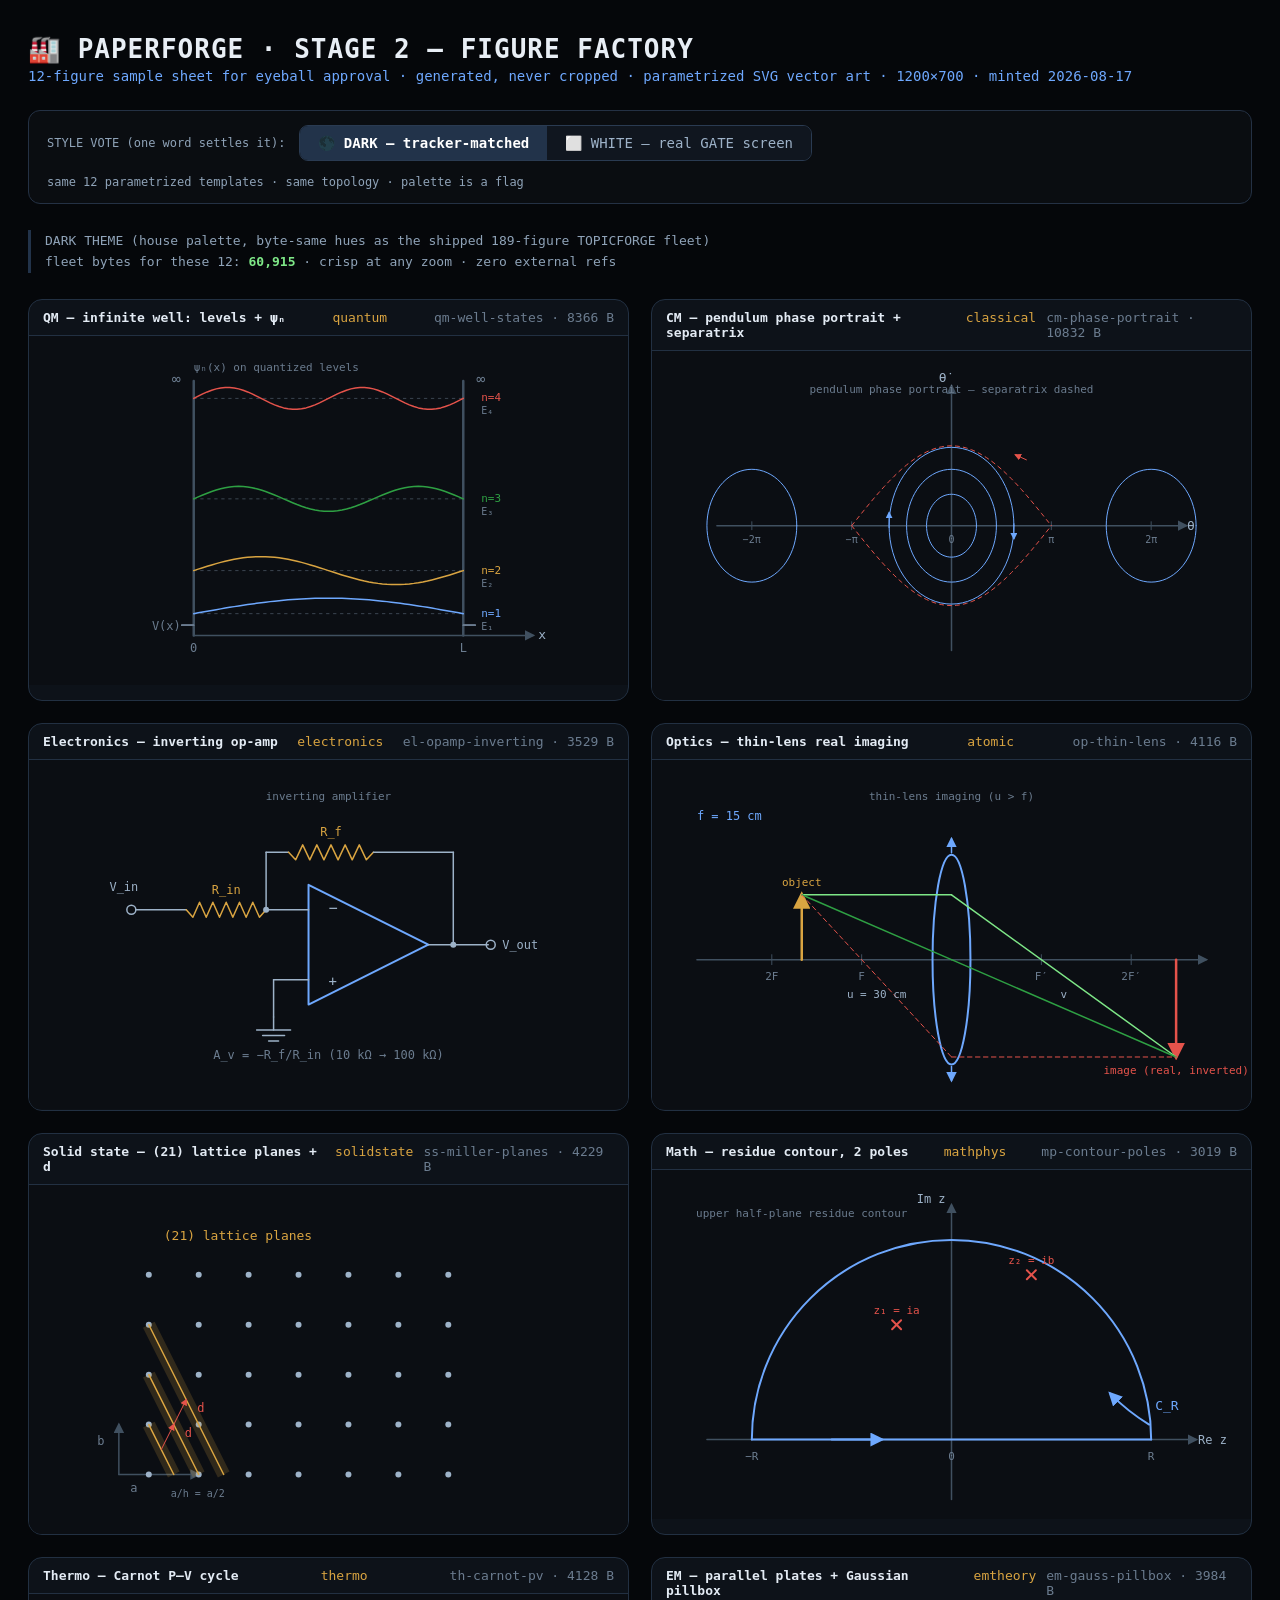
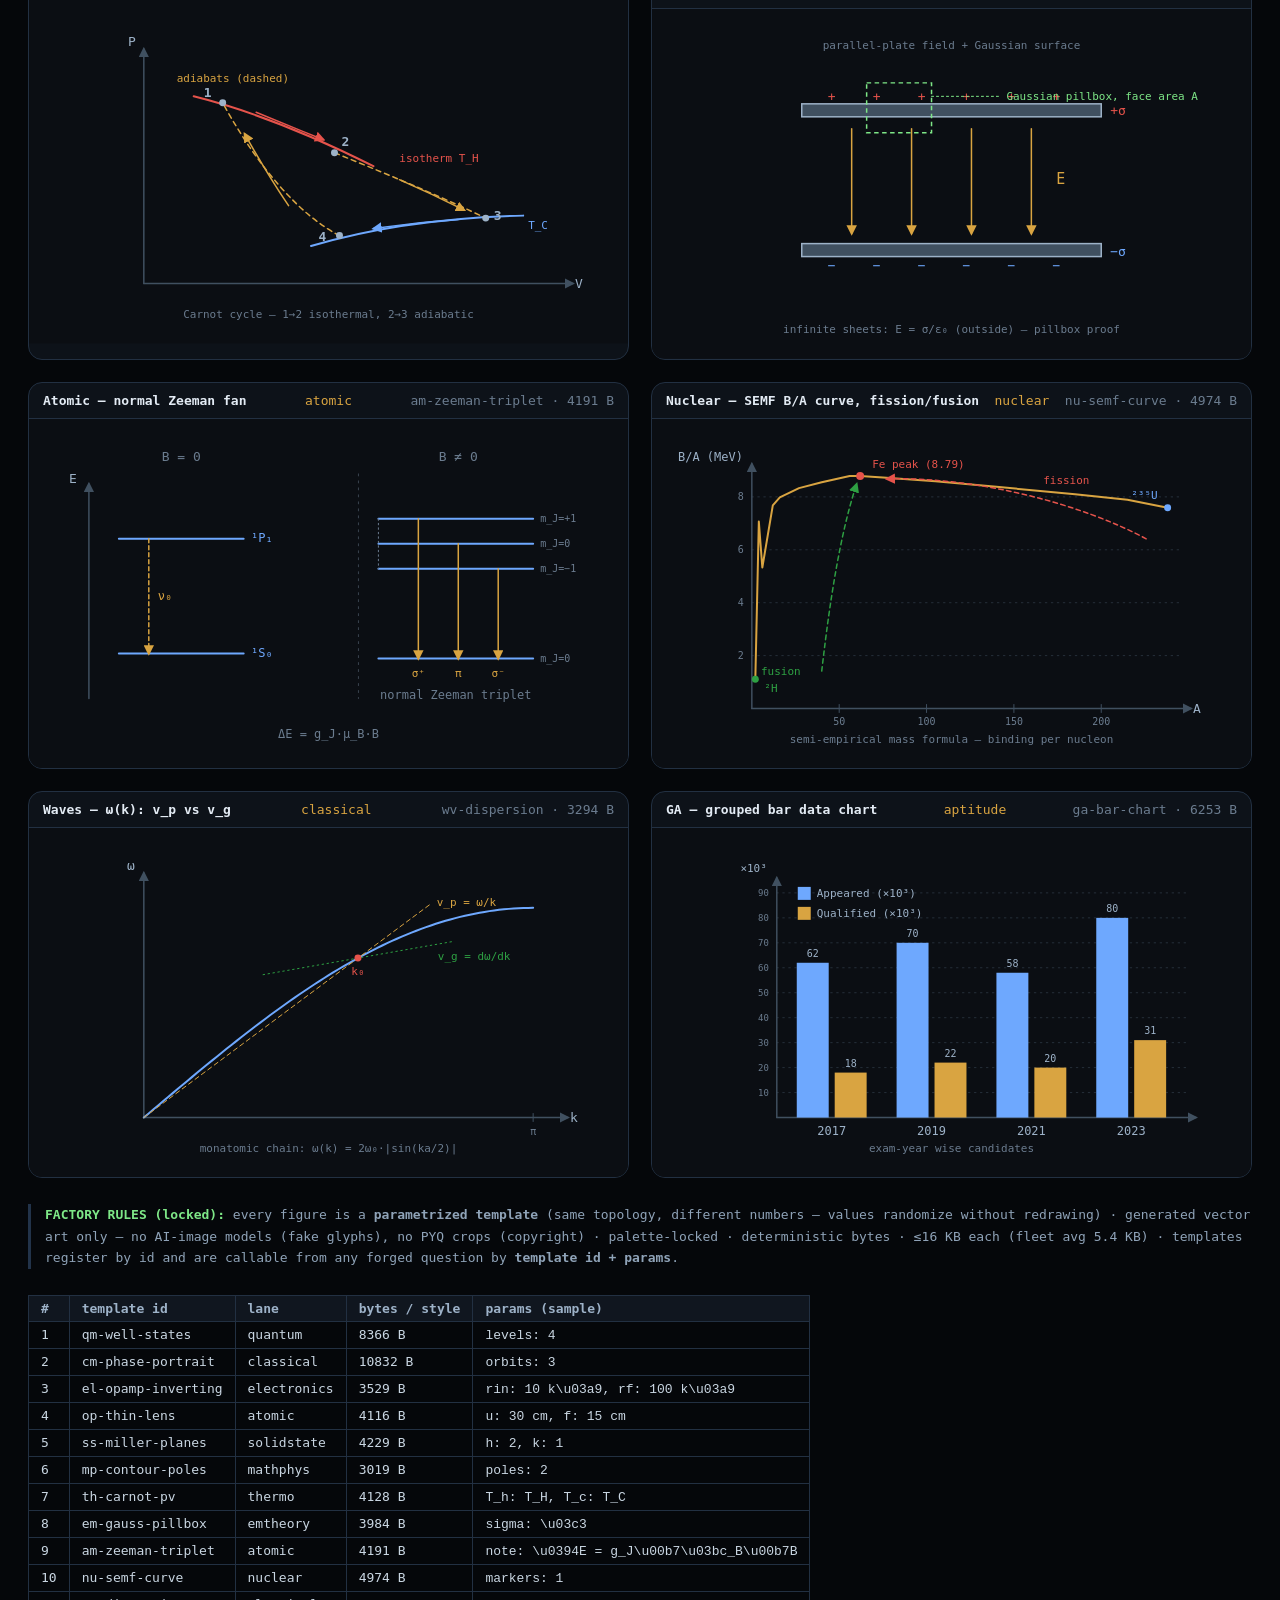
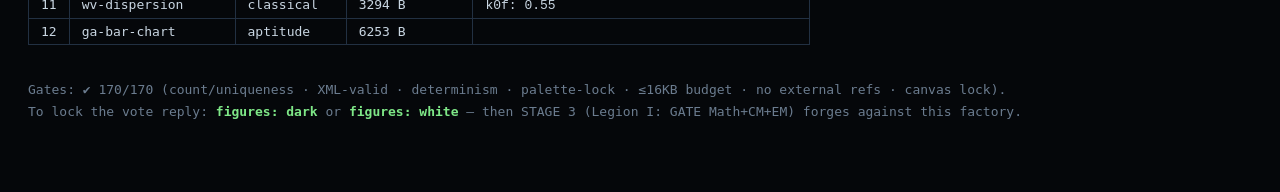
<file: project/PAPERFORGE_S2_SAMPLE_SHEET.html>
<!DOCTYPE html><html><head><meta charset='utf-8'><title>PAPERFORGE S2 — FIGURE FACTORY SAMPLE SHEET</title><style>
body{margin:0;background:#05070a;color:#c9d6e2;font-family:Consolas,'DejaVu Sans Mono',monospace;}
.wrap{max-width:1240px;margin:0 auto;padding:34px 28px 80px;}
h1{font-size:26px;letter-spacing:1px;margin:0 0 4px;color:#e8eef5;}
.sub{color:#6ea8fe;font-size:14px;margin-bottom:26px;}
.votebar{position:sticky;top:0;z-index:5;display:flex;gap:14px;align-items:center;flex-wrap:wrap;
background:#0b0e13ee;border:1px solid #243144;border-radius:12px;padding:14px 18px;margin:18px 0 26px;}
.votebar .tag{font-size:12px;color:#8fa3b8;}
.flip{display:flex;border-radius:9px;overflow:hidden;border:1px solid #2a3b52;}
.flip a{padding:9px 18px;text-decoration:none;color:#9db2c8;font-size:14px;background:#10161f;}
.flip a.on{background:#22334a;color:#fff;font-weight:bold;}
.grid{display:grid;grid-template-columns:repeat(auto-fill,minmax(560px,1fr));gap:22px;}
.card{border:1px solid #223042;border-radius:14px;overflow:hidden;background:#0d1219;}
.card .hd{display:flex;justify-content:space-between;gap:10px;align-items:baseline;padding:10px 14px;font-size:13px;}
.card .hd b{color:#e3ebf4;font-weight:600;}
.card .hd .lane{color:#d9a441;}
.card .hd .sz{color:#6b7c8f;}
.card svg{display:block;width:100%;height:auto;border-top:1px solid #223042;}
section.style{display:none;}
section.style.on{display:block;}
.note{font-size:13px;color:#8fa3b8;line-height:1.65;border-left:3px solid #22334a;padding-left:14px;margin:26px 0;}
table{border-collapse:collapse;font-size:13px;margin:8px 0 0;}
td,th{border:1px solid #223042;padding:5px 12px;text-align:left;}
th{color:#9db2c8;background:#10161f;}
.foot{margin-top:34px;font-size:13px;color:#6b7c8f;line-height:1.7;}
b.pk{color:#7ee787;}
</style></head><body><div class='wrap'><h1>🏭 PAPERFORGE · STAGE 2 — FIGURE FACTORY</h1><div class='sub'>12-figure sample sheet for eyeball approval · generated, never cropped · parametrized SVG vector art · 1200×700 · minted 2026-08-17</div><div class="votebar">
 <span class="tag">STYLE VOTE (one word settles it):</span>
 <div class="flip">
   <a href="#" id="btnDark" class="on">🌑 DARK — tracker-matched</a>
   <a href="#" id="btnWhite">⬜ WHITE — real GATE screen</a>
 </div>
 <span class="tag">same 12 parametrized templates · same topology · palette is a flag</span>
</div><section class='style on' id='sec-dark'><div class='note'>DARK THEME (house palette, byte-same hues as the shipped 189-figure TOPICFORGE fleet)<br>fleet bytes for these 12: <b class='pk'>60,915</b> · crisp at any zoom · zero external refs</div><div class='grid'><div class="card"><div class="hd"><b>QM — infinite well: levels + ψₙ</b><span class="lane">quantum</span><span class="sz">qm-well-states · 8366 B</span></div><svg xmlns="http://www.w3.org/2000/svg" viewBox="0 0 1200 700" font-family="Consolas,DejaVu Sans Mono,Menlo,monospace"><defs><marker id="m405060" viewBox="0 0 10 10" refX="8" refY="5" markerWidth="7" markerHeight="7" orient="auto-start-reverse"><path d="M0 0 L10 5 L0 10 z" fill="#405060"/></marker></defs><rect x="0" y="0" width="1200" height="700" fill="#0b0e13"/><line x1="330" y1="600" x2="870" y2="600" stroke="#405060" stroke-width="3" stroke-linecap="round"/><line x1="870" y1="600" x2="1010" y2="600" stroke="#405060" stroke-width="3" stroke-linecap="round" marker-end="url(#m405060)"/><text x="1020" y="608" font-size="26" fill="#9db2c8" text-anchor="start" font-family="Consolas,DejaVu Sans Mono,Menlo,monospace">x</text><text x="330" y="634" font-size="24" fill="#6b7c8f" text-anchor="middle" font-family="Consolas,DejaVu Sans Mono,Menlo,monospace">0</text><text x="870" y="634" font-size="24" fill="#6b7c8f" text-anchor="middle" font-family="Consolas,DejaVu Sans Mono,Menlo,monospace">L</text><line x1="330" y1="600" x2="330" y2="90" stroke="#405060" stroke-width="5" stroke-linecap="round"/><line x1="330" y1="580" x2="306" y2="580" stroke="#6b7c8f" stroke-width="2" stroke-linecap="round"/><line x1="330" y1="579.86" x2="306" y2="579.86" stroke="#6b7c8f" stroke-width="2" stroke-linecap="round"/><line x1="330" y1="579.71" x2="306" y2="579.71" stroke="#6b7c8f" stroke-width="2" stroke-linecap="round"/><line x1="330" y1="579.57" x2="306" y2="579.57" stroke="#6b7c8f" stroke-width="2" stroke-linecap="round"/><line x1="330" y1="579.43" x2="306" y2="579.43" stroke="#6b7c8f" stroke-width="2" stroke-linecap="round"/><line x1="330" y1="579.29" x2="306" y2="579.29" stroke="#6b7c8f" stroke-width="2" stroke-linecap="round"/><line x1="330" y1="579.14" x2="306" y2="579.14" stroke="#6b7c8f" stroke-width="2" stroke-linecap="round"/><line x1="330" y1="579" x2="306" y2="579" stroke="#6b7c8f" stroke-width="2" stroke-linecap="round"/><text x="304" y="96" font-size="30" fill="#6b7c8f" text-anchor="end" font-family="Consolas,DejaVu Sans Mono,Menlo,monospace">∞</text><line x1="870" y1="600" x2="870" y2="90" stroke="#405060" stroke-width="5" stroke-linecap="round"/><line x1="870" y1="580" x2="894" y2="580" stroke="#6b7c8f" stroke-width="2" stroke-linecap="round"/><line x1="870" y1="579.86" x2="894" y2="579.86" stroke="#6b7c8f" stroke-width="2" stroke-linecap="round"/><line x1="870" y1="579.71" x2="894" y2="579.71" stroke="#6b7c8f" stroke-width="2" stroke-linecap="round"/><line x1="870" y1="579.57" x2="894" y2="579.57" stroke="#6b7c8f" stroke-width="2" stroke-linecap="round"/><line x1="870" y1="579.43" x2="894" y2="579.43" stroke="#6b7c8f" stroke-width="2" stroke-linecap="round"/><line x1="870" y1="579.29" x2="894" y2="579.29" stroke="#6b7c8f" stroke-width="2" stroke-linecap="round"/><line x1="870" y1="579.14" x2="894" y2="579.14" stroke="#6b7c8f" stroke-width="2" stroke-linecap="round"/><line x1="870" y1="579" x2="894" y2="579" stroke="#6b7c8f" stroke-width="2" stroke-linecap="round"/><text x="896" y="96" font-size="30" fill="#6b7c8f" text-anchor="start" font-family="Consolas,DejaVu Sans Mono,Menlo,monospace">∞</text><text x="304" y="590" font-size="24" fill="#6b7c8f" text-anchor="end" font-family="Consolas,DejaVu Sans Mono,Menlo,monospace">V(x)</text><line x1="330" y1="556.25" x2="870" y2="556.25" stroke="#6b7c8f" stroke-width="1" stroke-dasharray="5 9" stroke-linecap="round"/><path d="M330 556.25 L339 554.63 L348 553.01 L357 551.4 L366 549.8 L375 548.23 L384 546.67 L393 545.14 L402 543.64 L411 542.18 L420 540.75 L429 539.37 L438 538.03 L447 536.74 L456 535.51 L465 534.33 L474 533.21 L483 532.16 L492 531.17 L501 530.25 L510 529.4 L519 528.63 L528 527.93 L537 527.31 L546 526.77 L555 526.31 L564 525.93 L573 525.63 L582 525.42 L591 525.29 L600 525.25 L609 525.29 L618 525.42 L627 525.63 L636 525.93 L645 526.31 L654 526.77 L663 527.31 L672 527.93 L681 528.63 L690 529.4 L699 530.25 L708 531.17 L717 532.16 L726 533.21 L735 534.33 L744 535.51 L753 536.74 L762 538.03 L771 539.37 L780 540.75 L789 542.18 L798 543.64 L807 545.14 L816 546.67 L825 548.23 L834 549.8 L843 551.4 L852 553.01 L861 554.63 L870 556.25" fill="none" stroke="#6ea8fe" stroke-width="3" stroke-linejoin="round" stroke-linecap="round"/><text x="906" y="562.25" font-size="22" fill="#6ea8fe" text-anchor="start" font-family="Consolas,DejaVu Sans Mono,Menlo,monospace">n=1</text><text x="906" y="588.25" font-size="20" fill="#6b7c8f" text-anchor="start" font-family="Consolas,DejaVu Sans Mono,Menlo,monospace">E₁</text><line x1="330" y1="470" x2="870" y2="470" stroke="#6b7c8f" stroke-width="1" stroke-dasharray="5 9" stroke-linecap="round"/><path d="M330 470 L339 467.07 L348 464.18 L357 461.35 L366 458.61 L375 456 L384 453.54 L393 451.26 L402 449.19 L411 447.35 L420 445.75 L429 444.42 L438 443.37 L447 442.61 L456 442.15 L465 442 L474 442.15 L483 442.61 L492 443.37 L501 444.42 L510 445.75 L519 447.35 L528 449.19 L537 451.26 L546 453.54 L555 456 L564 458.61 L573 461.35 L582 464.18 L591 467.07 L600 470 L609 472.93 L618 475.82 L627 478.65 L636 481.39 L645 484 L654 486.46 L663 488.74 L672 490.81 L681 492.65 L690 494.25 L699 495.58 L708 496.63 L717 497.39 L726 497.85 L735 498 L744 497.85 L753 497.39 L762 496.63 L771 495.58 L780 494.25 L789 492.65 L798 490.81 L807 488.74 L816 486.46 L825 484 L834 481.39 L843 478.65 L852 475.82 L861 472.93 L870 470" fill="none" stroke="#d9a441" stroke-width="3" stroke-linejoin="round" stroke-linecap="round"/><text x="906" y="476" font-size="22" fill="#d9a441" text-anchor="start" font-family="Consolas,DejaVu Sans Mono,Menlo,monospace">n=2</text><text x="906" y="502" font-size="20" fill="#6b7c8f" text-anchor="start" font-family="Consolas,DejaVu Sans Mono,Menlo,monospace">E₂</text><line x1="330" y1="326.25" x2="870" y2="326.25" stroke="#6b7c8f" stroke-width="1" stroke-dasharray="5 9" stroke-linecap="round"/><path d="M330 326.25 L339 322.34 L348 318.52 L357 314.9 L366 311.56 L375 308.57 L384 306.02 L393 303.97 L402 302.47 L411 301.56 L420 301.25 L429 301.56 L438 302.47 L447 303.97 L456 306.02 L465 308.57 L474 311.56 L483 314.9 L492 318.52 L501 322.34 L510 326.25 L519 330.16 L528 333.98 L537 337.6 L546 340.94 L555 343.93 L564 346.48 L573 348.53 L582 350.03 L591 350.94 L600 351.25 L609 350.94 L618 350.03 L627 348.53 L636 346.48 L645 343.93 L654 340.94 L663 337.6 L672 333.98 L681 330.16 L690 326.25 L699 322.34 L708 318.52 L717 314.9 L726 311.56 L735 308.57 L744 306.02 L753 303.97 L762 302.47 L771 301.56 L780 301.25 L789 301.56 L798 302.47 L807 303.97 L816 306.02 L825 308.57 L834 311.56 L843 314.9 L852 318.52 L861 322.34 L870 326.25" fill="none" stroke="#2ea043" stroke-width="3" stroke-linejoin="round" stroke-linecap="round"/><text x="906" y="332.25" font-size="22" fill="#2ea043" text-anchor="start" font-family="Consolas,DejaVu Sans Mono,Menlo,monospace">n=3</text><text x="906" y="358.25" font-size="20" fill="#6b7c8f" text-anchor="start" font-family="Consolas,DejaVu Sans Mono,Menlo,monospace">E₃</text><line x1="330" y1="125" x2="870" y2="125" stroke="#6b7c8f" stroke-width="1" stroke-dasharray="5 9" stroke-linecap="round"/><path d="M330 125 L339 120.43 L348 116.05 L357 112.07 L366 108.65 L375 105.95 L384 104.08 L393 103.12 L402 103.12 L411 104.08 L420 105.95 L429 108.65 L438 112.07 L447 116.05 L456 120.43 L465 125 L474 129.57 L483 133.95 L492 137.93 L501 141.35 L510 144.05 L519 145.92 L528 146.88 L537 146.88 L546 145.92 L555 144.05 L564 141.35 L573 137.93 L582 133.95 L591 129.57 L600 125 L609 120.43 L618 116.05 L627 112.07 L636 108.65 L645 105.95 L654 104.08 L663 103.12 L672 103.12 L681 104.08 L690 105.95 L699 108.65 L708 112.07 L717 116.05 L726 120.43 L735 125 L744 129.57 L753 133.95 L762 137.93 L771 141.35 L780 144.05 L789 145.92 L798 146.88 L807 146.88 L816 145.92 L825 144.05 L834 141.35 L843 137.93 L852 133.95 L861 129.57 L870 125" fill="none" stroke="#e5534b" stroke-width="3" stroke-linejoin="round" stroke-linecap="round"/><text x="906" y="131" font-size="22" fill="#e5534b" text-anchor="start" font-family="Consolas,DejaVu Sans Mono,Menlo,monospace">n=4</text><text x="906" y="157" font-size="20" fill="#6b7c8f" text-anchor="start" font-family="Consolas,DejaVu Sans Mono,Menlo,monospace">E₄</text><text x="330" y="70" font-size="22" fill="#6b7c8f" text-anchor="start" font-family="Consolas,DejaVu Sans Mono,Menlo,monospace">ψₙ(x) on quantized levels</text></svg></div><div class="card"><div class="hd"><b>CM — pendulum phase portrait + separatrix</b><span class="lane">classical</span><span class="sz">cm-phase-portrait · 10832 B</span></div><svg xmlns="http://www.w3.org/2000/svg" viewBox="0 0 1200 700" font-family="Consolas,DejaVu Sans Mono,Menlo,monospace"><defs><marker id="m405060" viewBox="0 0 10 10" refX="8" refY="5" markerWidth="7" markerHeight="7" orient="auto-start-reverse"><path d="M0 0 L10 5 L0 10 z" fill="#405060"/></marker><marker id="m6ea8fe" viewBox="0 0 10 10" refX="8" refY="5" markerWidth="7" markerHeight="7" orient="auto-start-reverse"><path d="M0 0 L10 5 L0 10 z" fill="#6ea8fe"/></marker><marker id="me5534b" viewBox="0 0 10 10" refX="8" refY="5" markerWidth="7" markerHeight="7" orient="auto-start-reverse"><path d="M0 0 L10 5 L0 10 z" fill="#e5534b"/></marker></defs><rect x="0" y="0" width="1200" height="700" fill="#0b0e13"/><line x1="130" y1="350" x2="1070" y2="350" stroke="#405060" stroke-width="3" stroke-linecap="round" marker-end="url(#m405060)"/><line x1="600" y1="600" x2="600" y2="70" stroke="#405060" stroke-width="3" stroke-linecap="round" marker-end="url(#m405060)"/><text x="1072" y="358" font-size="26" fill="#9db2c8" text-anchor="start" font-family="Consolas,DejaVu Sans Mono,Menlo,monospace">θ</text><text x="590" y="62" font-size="26" fill="#9db2c8" text-anchor="end" font-family="Consolas,DejaVu Sans Mono,Menlo,monospace">θ̇</text><line x1="200" y1="342" x2="200" y2="358" stroke="#405060" stroke-width="2" stroke-linecap="round"/><text x="200" y="384" font-size="20" fill="#6b7c8f" text-anchor="middle" font-family="Consolas,DejaVu Sans Mono,Menlo,monospace">−2π</text><line x1="400" y1="342" x2="400" y2="358" stroke="#405060" stroke-width="2" stroke-linecap="round"/><text x="400" y="384" font-size="20" fill="#6b7c8f" text-anchor="middle" font-family="Consolas,DejaVu Sans Mono,Menlo,monospace">−π</text><line x1="800" y1="342" x2="800" y2="358" stroke="#405060" stroke-width="2" stroke-linecap="round"/><text x="800" y="384" font-size="20" fill="#6b7c8f" text-anchor="middle" font-family="Consolas,DejaVu Sans Mono,Menlo,monospace">π</text><line x1="1000" y1="342" x2="1000" y2="358" stroke="#405060" stroke-width="2" stroke-linecap="round"/><text x="1000" y="384" font-size="20" fill="#6b7c8f" text-anchor="middle" font-family="Consolas,DejaVu Sans Mono,Menlo,monospace">2π</text><text x="600" y="384" font-size="20" fill="#6b7c8f" text-anchor="middle" font-family="Consolas,DejaVu Sans Mono,Menlo,monospace">0</text><path d="M400 350 L405 343.72 L410 337.45 L415 331.19 L420 324.97 L425 318.79 L430 312.65 L435 306.57 L440 300.56 L445 294.62 L450 288.77 L455 283.01 L460 277.36 L465 271.82 L470 266.4 L475 261.11 L480 255.95 L485 250.94 L490 246.09 L495 241.39 L500 236.86 L505 232.51 L510 228.34 L515 224.35 L520 220.56 L525 216.96 L530 213.58 L535 210.4 L540 207.44 L545 204.7 L550 202.18 L555 199.89 L560 197.83 L565 196.01 L570 194.42 L575 193.07 L580 191.97 L585 191.11 L590 190.49 L595 190.12 L600 190 L605 190.12 L610 190.49 L615 191.11 L620 191.97 L625 193.07 L630 194.42 L635 196.01 L640 197.83 L645 199.89 L650 202.18 L655 204.7 L660 207.44 L665 210.4 L670 213.58 L675 216.96 L680 220.56 L685 224.35 L690 228.34 L695 232.51 L700 236.86 L705 241.39 L710 246.09 L715 250.94 L720 255.95 L725 261.11 L730 266.4 L735 271.82 L740 277.36 L745 283.01 L750 288.77 L755 294.62 L760 300.56 L765 306.57 L770 312.65 L775 318.79 L780 324.97 L785 331.19 L790 337.45 L795 343.72 L800 350" fill="none" stroke="#e5534b" stroke-width="2" stroke-linejoin="round" stroke-linecap="round" stroke-dasharray="8 8"/><path d="M400 350 L405 356.28 L410 362.55 L415 368.81 L420 375.03 L425 381.21 L430 387.35 L435 393.43 L440 399.44 L445 405.38 L450 411.23 L455 416.99 L460 422.64 L465 428.18 L470 433.6 L475 438.89 L480 444.05 L485 449.06 L490 453.91 L495 458.61 L500 463.14 L505 467.49 L510 471.66 L515 475.65 L520 479.44 L525 483.04 L530 486.42 L535 489.6 L540 492.56 L545 495.3 L550 497.82 L555 500.11 L560 502.17 L565 503.99 L570 505.58 L575 506.93 L580 508.03 L585 508.89 L590 509.51 L595 509.88 L600 510 L605 509.88 L610 509.51 L615 508.89 L620 508.03 L625 506.93 L630 505.58 L635 503.99 L640 502.17 L645 500.11 L650 497.82 L655 495.3 L660 492.56 L665 489.6 L670 486.42 L675 483.04 L680 479.44 L685 475.65 L690 471.66 L695 467.49 L700 463.14 L705 458.61 L710 453.91 L715 449.06 L720 444.05 L725 438.89 L730 433.6 L735 428.18 L740 422.64 L745 416.99 L750 411.23 L755 405.38 L760 399.44 L765 393.43 L770 387.35 L775 381.21 L780 375.03 L785 368.81 L790 362.55 L795 356.28 L800 350" fill="none" stroke="#e5534b" stroke-width="2" stroke-linejoin="round" stroke-linecap="round" stroke-dasharray="8 8"/><path d="M650 350 L649.81 344.51 L649.24 339.06 L648.3 333.69 L646.98 328.45 L645.32 323.38 L643.3 318.5 L640.96 313.86 L638.3 309.5 L635.36 305.45 L632.14 301.74 L628.68 298.39 L625 295.44 L621.13 292.9 L617.1 290.8 L612.94 289.15 L608.68 287.96 L604.36 287.24 L600 287 L595.64 287.24 L591.32 287.96 L587.06 289.15 L582.9 290.8 L578.87 292.9 L575 295.44 L571.32 298.39 L567.86 301.74 L564.64 305.45 L561.7 309.5 L559.04 313.86 L556.7 318.5 L554.68 323.38 L553.02 328.45 L551.7 333.69 L550.76 339.06 L550.19 344.51 L550 350 L550.19 355.49 L550.76 360.94 L551.7 366.31 L553.02 371.55 L554.68 376.62 L556.7 381.5 L559.04 386.14 L561.7 390.5 L564.64 394.55 L567.86 398.26 L571.32 401.61 L575 404.56 L578.87 407.1 L582.9 409.2 L587.06 410.85 L591.32 412.04 L595.64 412.76 L600 413 L604.36 412.76 L608.68 412.04 L612.94 410.85 L617.1 409.2 L621.13 407.1 L625 404.56 L628.68 401.61 L632.14 398.26 L635.36 394.55 L638.3 390.5 L640.96 386.14 L643.3 381.5 L645.32 376.62 L646.98 371.55 L648.3 366.31 L649.24 360.94 L649.81 355.49 L650 350" fill="none" stroke="#6ea8fe" stroke-width="2" stroke-linejoin="round" stroke-linecap="round"/><path d="M690 350 L689.66 340.15 L688.63 330.38 L686.93 320.75 L684.57 311.35 L681.57 302.24 L677.94 293.5 L673.72 285.19 L668.94 277.37 L663.64 270.1 L657.85 263.44 L651.62 257.44 L645 252.14 L638.04 247.59 L630.78 243.81 L623.29 240.85 L615.63 238.72 L607.84 237.43 L600 237 L592.16 237.43 L584.37 238.72 L576.71 240.85 L569.22 243.81 L561.96 247.59 L555 252.14 L548.38 257.44 L542.15 263.44 L536.36 270.1 L531.06 277.37 L526.28 285.19 L522.06 293.5 L518.43 302.24 L515.43 311.35 L513.07 320.75 L511.37 330.38 L510.34 340.15 L510 350 L510.34 359.85 L511.37 369.62 L513.07 379.25 L515.43 388.65 L518.43 397.76 L522.06 406.5 L526.28 414.81 L531.06 422.63 L536.36 429.9 L542.15 436.56 L548.38 442.56 L555 447.86 L561.96 452.41 L569.22 456.19 L576.71 459.15 L584.37 461.28 L592.16 462.57 L600 463 L607.84 462.57 L615.63 461.28 L623.29 459.15 L630.78 456.19 L638.04 452.41 L645 447.86 L651.62 442.56 L657.85 436.56 L663.64 429.9 L668.94 422.63 L673.72 414.81 L677.94 406.5 L681.57 397.76 L684.57 388.65 L686.93 379.25 L688.63 369.62 L689.66 359.85 L690 350" fill="none" stroke="#6ea8fe" stroke-width="2" stroke-linejoin="round" stroke-linecap="round"/><path d="M725 350 L724.52 336.32 L723.1 322.74 L720.74 309.37 L717.46 296.3 L713.29 283.65 L708.25 271.5 L702.39 259.95 L695.76 249.08 L688.39 238.98 L680.35 229.73 L671.7 221.39 L662.5 214.03 L652.83 207.71 L642.75 202.47 L632.35 198.35 L621.71 195.39 L610.89 193.6 L600 193 L589.11 193.6 L578.29 195.39 L567.65 198.35 L557.25 202.47 L547.17 207.71 L537.5 214.03 L528.3 221.39 L519.65 229.73 L511.61 238.98 L504.24 249.08 L497.61 259.95 L491.75 271.5 L486.71 283.65 L482.54 296.3 L479.26 309.37 L476.9 322.74 L475.48 336.32 L475 350 L475.48 363.68 L476.9 377.26 L479.26 390.63 L482.54 403.7 L486.71 416.35 L491.75 428.5 L497.61 440.05 L504.24 450.92 L511.61 461.02 L519.65 470.27 L528.3 478.61 L537.5 485.97 L547.17 492.29 L557.25 497.53 L567.65 501.65 L578.29 504.61 L589.11 506.4 L600 507 L610.89 506.4 L621.71 504.61 L632.35 501.65 L642.75 497.53 L652.83 492.29 L662.5 485.97 L671.7 478.61 L680.35 470.27 L688.39 461.02 L695.76 450.92 L702.39 440.05 L708.25 428.5 L713.29 416.35 L717.46 403.7 L720.74 390.63 L723.1 377.26 L724.52 363.68 L725 350" fill="none" stroke="#6ea8fe" stroke-width="2" stroke-linejoin="round" stroke-linecap="round"/><path d="M290 350 L289.66 340.15 L288.63 330.38 L286.93 320.75 L284.57 311.35 L281.57 302.24 L277.94 293.5 L273.72 285.19 L268.94 277.37 L263.64 270.1 L257.85 263.44 L251.62 257.44 L245 252.14 L238.04 247.59 L230.78 243.81 L223.29 240.85 L215.63 238.72 L207.84 237.43 L200 237 L192.16 237.43 L184.37 238.72 L176.71 240.85 L169.22 243.81 L161.96 247.59 L155 252.14 L148.38 257.44 L142.15 263.44 L136.36 270.1 L131.06 277.37 L126.28 285.19 L122.06 293.5 L118.43 302.24 L115.43 311.35 L113.07 320.75 L111.37 330.38 L110.34 340.15 L110 350 L110.34 359.85 L111.37 369.62 L113.07 379.25 L115.43 388.65 L118.43 397.76 L122.06 406.5 L126.28 414.81 L131.06 422.63 L136.36 429.9 L142.15 436.56 L148.38 442.56 L155 447.86 L161.96 452.41 L169.22 456.19 L176.71 459.15 L184.37 461.28 L192.16 462.57 L200 463 L207.84 462.57 L215.63 461.28 L223.29 459.15 L230.78 456.19 L238.04 452.41 L245 447.86 L251.62 442.56 L257.85 436.56 L263.64 429.9 L268.94 422.63 L273.72 414.81 L277.94 406.5 L281.57 397.76 L284.57 388.65 L286.93 379.25 L288.63 369.62 L289.66 359.85 L290 350" fill="none" stroke="#6ea8fe" stroke-width="2" stroke-linejoin="round" stroke-linecap="round"/><path d="M1090 350 L1089.66 340.15 L1088.63 330.38 L1086.93 320.75 L1084.57 311.35 L1081.57 302.24 L1077.94 293.5 L1073.72 285.19 L1068.94 277.37 L1063.64 270.1 L1057.85 263.44 L1051.62 257.44 L1045 252.14 L1038.04 247.59 L1030.78 243.81 L1023.29 240.85 L1015.63 238.72 L1007.84 237.43 L1000 237 L992.16 237.43 L984.37 238.72 L976.71 240.85 L969.22 243.81 L961.96 247.59 L955 252.14 L948.38 257.44 L942.15 263.44 L936.36 270.1 L931.06 277.37 L926.28 285.19 L922.06 293.5 L918.43 302.24 L915.43 311.35 L913.07 320.75 L911.37 330.38 L910.34 340.15 L910 350 L910.34 359.85 L911.37 369.62 L913.07 379.25 L915.43 388.65 L918.43 397.76 L922.06 406.5 L926.28 414.81 L931.06 422.63 L936.36 429.9 L942.15 436.56 L948.38 442.56 L955 447.86 L961.96 452.41 L969.22 456.19 L976.71 459.15 L984.37 461.28 L992.16 462.57 L1000 463 L1007.84 462.57 L1015.63 461.28 L1023.29 459.15 L1030.78 456.19 L1038.04 452.41 L1045 447.86 L1051.62 442.56 L1057.85 436.56 L1063.64 429.9 L1068.94 422.63 L1073.72 414.81 L1077.94 406.5 L1081.57 397.76 L1084.57 388.65 L1086.93 379.25 L1088.63 369.62 L1089.66 359.85 L1090 350" fill="none" stroke="#6ea8fe" stroke-width="2" stroke-linejoin="round" stroke-linecap="round"/><line x1="725" y1="346" x2="725" y2="376" stroke="#6ea8fe" stroke-width="2" stroke-linecap="round" marker-end="url(#m6ea8fe)"/><line x1="475" y1="354" x2="475" y2="324" stroke="#6ea8fe" stroke-width="2" stroke-linecap="round" marker-end="url(#m6ea8fe)"/><line x1="750" y1="218" x2="728" y2="208" stroke="#e5534b" stroke-width="2" stroke-linecap="round" marker-end="url(#me5534b)"/><text x="600" y="84" font-size="22" fill="#6b7c8f" text-anchor="middle" font-family="Consolas,DejaVu Sans Mono,Menlo,monospace">pendulum phase portrait — separatrix dashed</text></svg></div><div class="card"><div class="hd"><b>Electronics — inverting op-amp</b><span class="lane">electronics</span><span class="sz">el-opamp-inverting · 3529 B</span></div><svg xmlns="http://www.w3.org/2000/svg" viewBox="0 0 1200 700" font-family="Consolas,DejaVu Sans Mono,Menlo,monospace"><rect x="0" y="0" width="1200" height="700" fill="#0b0e13"/><path d="M560 250 L560 490 L800 370 Z" fill="none" stroke="#6ea8fe" stroke-width="4" stroke-linejoin="round" stroke-linecap="round"/><text x="600" y="306" font-size="30" fill="#9db2c8" text-anchor="start" font-family="Consolas,DejaVu Sans Mono,Menlo,monospace">−</text><text x="600" y="452" font-size="28" fill="#9db2c8" text-anchor="start" font-family="Consolas,DejaVu Sans Mono,Menlo,monospace">+</text><circle cx="205" cy="300" r="9" fill="none" stroke="#9db2c8" stroke-width="3"/><text x="190" y="262" font-size="24" fill="#9db2c8" text-anchor="middle" font-family="Consolas,DejaVu Sans Mono,Menlo,monospace">V_in</text><line x1="214" y1="300" x2="315" y2="300" stroke="#9db2c8" stroke-width="3" stroke-linecap="round"/><path d="M315 300 L328.33 315 L341.67 285 L355 315 L368.33 285 L381.67 315 L395 285 L408.33 315 L421.67 285 L435 315 L448.33 285 L461.67 315 L475 300" fill="none" stroke="#d9a441" stroke-width="3" stroke-linejoin="round" stroke-linecap="round"/><line x1="475" y1="300" x2="560" y2="300" stroke="#9db2c8" stroke-width="3" stroke-linecap="round"/><circle cx="475" cy="300" r="6" fill="#9db2c8"/><text x="395" y="268" font-size="24" fill="#d9a441" text-anchor="middle" font-family="Consolas,DejaVu Sans Mono,Menlo,monospace">R_in</text><line x1="560" y1="440" x2="490" y2="440" stroke="#9db2c8" stroke-width="3" stroke-linecap="round"/><line x1="490" y1="440" x2="490" y2="515" stroke="#9db2c8" stroke-width="3" stroke-linecap="round"/><line x1="490" y1="515" x2="490" y2="541" stroke="#9db2c8" stroke-width="3" stroke-linecap="round"/><line x1="456" y1="541" x2="524" y2="541" stroke="#9db2c8" stroke-width="3" stroke-linecap="round"/><line x1="468" y1="552" x2="512" y2="552" stroke="#9db2c8" stroke-width="3" stroke-linecap="round"/><line x1="480" y1="563" x2="500" y2="563" stroke="#9db2c8" stroke-width="3" stroke-linecap="round"/><line x1="475" y1="300" x2="475" y2="185" stroke="#9db2c8" stroke-width="3" stroke-linecap="round"/><line x1="475" y1="185" x2="520" y2="185" stroke="#9db2c8" stroke-width="3" stroke-linecap="round"/><path d="M520 185 L534.17 200 L548.33 170 L562.5 200 L576.67 170 L590.83 200 L605 170 L619.17 200 L633.33 170 L647.5 200 L661.67 170 L675.83 200 L690 185" fill="none" stroke="#d9a441" stroke-width="3" stroke-linejoin="round" stroke-linecap="round"/><line x1="690" y1="185" x2="850" y2="185" stroke="#9db2c8" stroke-width="3" stroke-linecap="round"/><line x1="850" y1="185" x2="850" y2="370" stroke="#9db2c8" stroke-width="3" stroke-linecap="round"/><text x="605" y="152" font-size="24" fill="#d9a441" text-anchor="middle" font-family="Consolas,DejaVu Sans Mono,Menlo,monospace">R_f</text><line x1="800" y1="370" x2="920" y2="370" stroke="#9db2c8" stroke-width="3" stroke-linecap="round"/><circle cx="850" cy="370" r="6" fill="#9db2c8"/><circle cx="925" cy="370" r="9" fill="none" stroke="#9db2c8" stroke-width="3"/><text x="948" y="378" font-size="24" fill="#9db2c8" text-anchor="start" font-family="Consolas,DejaVu Sans Mono,Menlo,monospace">V_out</text><text x="600" y="600" font-size="24" fill="#6b7c8f" text-anchor="middle" font-family="Consolas,DejaVu Sans Mono,Menlo,monospace">A_v = −R_f/R_in   (10 kΩ → 100 kΩ)</text><text x="600" y="80" font-size="22" fill="#6b7c8f" text-anchor="middle" font-family="Consolas,DejaVu Sans Mono,Menlo,monospace">inverting amplifier</text></svg></div><div class="card"><div class="hd"><b>Optics — thin-lens real imaging</b><span class="lane">atomic</span><span class="sz">op-thin-lens · 4116 B</span></div><svg xmlns="http://www.w3.org/2000/svg" viewBox="0 0 1200 700" font-family="Consolas,DejaVu Sans Mono,Menlo,monospace"><defs><marker id="m405060" viewBox="0 0 10 10" refX="8" refY="5" markerWidth="7" markerHeight="7" orient="auto-start-reverse"><path d="M0 0 L10 5 L0 10 z" fill="#405060"/></marker><marker id="m6ea8fe" viewBox="0 0 10 10" refX="8" refY="5" markerWidth="7" markerHeight="7" orient="auto-start-reverse"><path d="M0 0 L10 5 L0 10 z" fill="#6ea8fe"/></marker><marker id="md9a441" viewBox="0 0 10 10" refX="8" refY="5" markerWidth="7" markerHeight="7" orient="auto-start-reverse"><path d="M0 0 L10 5 L0 10 z" fill="#d9a441"/></marker><marker id="me5534b" viewBox="0 0 10 10" refX="8" refY="5" markerWidth="7" markerHeight="7" orient="auto-start-reverse"><path d="M0 0 L10 5 L0 10 z" fill="#e5534b"/></marker></defs><rect x="0" y="0" width="1200" height="700" fill="#0b0e13"/><line x1="90" y1="400" x2="1110" y2="400" stroke="#405060" stroke-width="3" stroke-linecap="round" marker-end="url(#m405060)"/><ellipse cx="600" cy="400" rx="38" ry="210" fill="none" stroke="#6ea8fe" stroke-width="4"/><line x1="600" y1="186" x2="600" y2="158" stroke="#6ea8fe" stroke-width="3" stroke-linecap="round" marker-end="url(#m6ea8fe)"/><line x1="600" y1="614" x2="600" y2="642" stroke="#6ea8fe" stroke-width="3" stroke-linecap="round" marker-end="url(#m6ea8fe)"/><line x1="420" y1="390" x2="420" y2="410" stroke="#405060" stroke-width="2" stroke-linecap="round"/><text x="420" y="440" font-size="22" fill="#6b7c8f" text-anchor="middle" font-family="Consolas,DejaVu Sans Mono,Menlo,monospace">F</text><line x1="780" y1="390" x2="780" y2="410" stroke="#405060" stroke-width="2" stroke-linecap="round"/><text x="780" y="440" font-size="22" fill="#6b7c8f" text-anchor="middle" font-family="Consolas,DejaVu Sans Mono,Menlo,monospace">F′</text><line x1="240" y1="390" x2="240" y2="410" stroke="#405060" stroke-width="2" stroke-linecap="round"/><text x="240" y="440" font-size="22" fill="#6b7c8f" text-anchor="middle" font-family="Consolas,DejaVu Sans Mono,Menlo,monospace">2F</text><line x1="960" y1="390" x2="960" y2="410" stroke="#405060" stroke-width="2" stroke-linecap="round"/><text x="960" y="440" font-size="22" fill="#6b7c8f" text-anchor="middle" font-family="Consolas,DejaVu Sans Mono,Menlo,monospace">2F′</text><line x1="300" y1="400" x2="300" y2="270" stroke="#d9a441" stroke-width="5" stroke-linecap="round" marker-end="url(#md9a441)"/><text x="300" y="252" font-size="22" fill="#d9a441" text-anchor="middle" font-family="Consolas,DejaVu Sans Mono,Menlo,monospace">object</text><line x1="1050" y1="400" x2="1050" y2="595" stroke="#e5534b" stroke-width="5" stroke-linecap="round" marker-end="url(#me5534b)"/><text x="1050" y="629" font-size="22" fill="#e5534b" text-anchor="middle" font-family="Consolas,DejaVu Sans Mono,Menlo,monospace">image (real, inverted)</text><line x1="300" y1="270" x2="600" y2="270" stroke="#7ee787" stroke-width="3" stroke-linecap="round"/><line x1="600" y1="270" x2="1050" y2="595" stroke="#7ee787" stroke-width="3" stroke-linecap="round"/><line x1="300" y1="270" x2="600" y2="400" stroke="#2ea043" stroke-width="3" stroke-linecap="round"/><line x1="600" y1="400" x2="1050" y2="595" stroke="#2ea043" stroke-width="3" stroke-linecap="round"/><line x1="300" y1="270" x2="600" y2="595" stroke="#e5534b" stroke-width="2" stroke-dasharray="9 7" stroke-linecap="round"/><line x1="600" y1="595" x2="1050" y2="595" stroke="#e5534b" stroke-width="2" stroke-dasharray="9 7" stroke-linecap="round"/><text x="450" y="476" font-size="22" fill="#9db2c8" text-anchor="middle" font-family="Consolas,DejaVu Sans Mono,Menlo,monospace">u = 30 cm</text><text x="825" y="476" font-size="22" fill="#9db2c8" text-anchor="middle" font-family="Consolas,DejaVu Sans Mono,Menlo,monospace">v</text><text x="90" y="120" font-size="24" fill="#6ea8fe" text-anchor="start" font-family="Consolas,DejaVu Sans Mono,Menlo,monospace">f = 15 cm</text><text x="600" y="80" font-size="22" fill="#6b7c8f" text-anchor="middle" font-family="Consolas,DejaVu Sans Mono,Menlo,monospace">thin-lens imaging (u &gt; f)</text></svg></div><div class="card"><div class="hd"><b>Solid state — (21) lattice planes + d</b><span class="lane">solidstate</span><span class="sz">ss-miller-planes · 4229 B</span></div><svg xmlns="http://www.w3.org/2000/svg" viewBox="0 0 1200 700" font-family="Consolas,DejaVu Sans Mono,Menlo,monospace"><defs><marker id="m405060" viewBox="0 0 10 10" refX="8" refY="5" markerWidth="7" markerHeight="7" orient="auto-start-reverse"><path d="M0 0 L10 5 L0 10 z" fill="#405060"/></marker><marker id="me5534b" viewBox="0 0 10 10" refX="8" refY="5" markerWidth="7" markerHeight="7" orient="auto-start-reverse"><path d="M0 0 L10 5 L0 10 z" fill="#e5534b"/></marker></defs><rect x="0" y="0" width="1200" height="700" fill="#0b0e13"/><line x1="180" y1="580" x2="340" y2="580" stroke="#405060" stroke-width="3" stroke-linecap="round" marker-end="url(#m405060)"/><text x="210" y="616" font-size="24" fill="#6b7c8f" text-anchor="middle" font-family="Consolas,DejaVu Sans Mono,Menlo,monospace">a</text><line x1="180" y1="580" x2="180" y2="480" stroke="#405060" stroke-width="3" stroke-linecap="round" marker-end="url(#m405060)"/><text x="144" y="520" font-size="24" fill="#6b7c8f" text-anchor="middle" font-family="Consolas,DejaVu Sans Mono,Menlo,monospace">b</text><circle cx="240" cy="580" r="6" fill="#9db2c8"/><circle cx="240" cy="480" r="6" fill="#9db2c8"/><circle cx="240" cy="380" r="6" fill="#9db2c8"/><circle cx="240" cy="280" r="6" fill="#9db2c8"/><circle cx="240" cy="180" r="6" fill="#9db2c8"/><circle cx="340" cy="580" r="6" fill="#9db2c8"/><circle cx="340" cy="480" r="6" fill="#9db2c8"/><circle cx="340" cy="380" r="6" fill="#9db2c8"/><circle cx="340" cy="280" r="6" fill="#9db2c8"/><circle cx="340" cy="180" r="6" fill="#9db2c8"/><circle cx="440" cy="580" r="6" fill="#9db2c8"/><circle cx="440" cy="480" r="6" fill="#9db2c8"/><circle cx="440" cy="380" r="6" fill="#9db2c8"/><circle cx="440" cy="280" r="6" fill="#9db2c8"/><circle cx="440" cy="180" r="6" fill="#9db2c8"/><circle cx="540" cy="580" r="6" fill="#9db2c8"/><circle cx="540" cy="480" r="6" fill="#9db2c8"/><circle cx="540" cy="380" r="6" fill="#9db2c8"/><circle cx="540" cy="280" r="6" fill="#9db2c8"/><circle cx="540" cy="180" r="6" fill="#9db2c8"/><circle cx="640" cy="580" r="6" fill="#9db2c8"/><circle cx="640" cy="480" r="6" fill="#9db2c8"/><circle cx="640" cy="380" r="6" fill="#9db2c8"/><circle cx="640" cy="280" r="6" fill="#9db2c8"/><circle cx="640" cy="180" r="6" fill="#9db2c8"/><circle cx="740" cy="580" r="6" fill="#9db2c8"/><circle cx="740" cy="480" r="6" fill="#9db2c8"/><circle cx="740" cy="380" r="6" fill="#9db2c8"/><circle cx="740" cy="280" r="6" fill="#9db2c8"/><circle cx="740" cy="180" r="6" fill="#9db2c8"/><circle cx="840" cy="580" r="6" fill="#9db2c8"/><circle cx="840" cy="480" r="6" fill="#9db2c8"/><circle cx="840" cy="380" r="6" fill="#9db2c8"/><circle cx="840" cy="280" r="6" fill="#9db2c8"/><circle cx="840" cy="180" r="6" fill="#9db2c8"/><line x1="240" y1="480" x2="290" y2="580" stroke="#d9a441" stroke-width="26" opacity="0.18" stroke-linecap="butt"/><line x1="240" y1="480" x2="290" y2="580" stroke="#d9a441" stroke-width="3" stroke-linecap="round"/><line x1="240" y1="380" x2="340" y2="580" stroke="#d9a441" stroke-width="26" opacity="0.18" stroke-linecap="butt"/><line x1="240" y1="380" x2="340" y2="580" stroke="#d9a441" stroke-width="3" stroke-linecap="round"/><line x1="265" y1="530" x2="290" y2="480" stroke="#e5534b" stroke-width="2" stroke-linecap="round" marker-end="url(#me5534b)"/><text x="319.5" y="505" font-size="24" fill="#e5534b" text-anchor="middle" font-family="Consolas,DejaVu Sans Mono,Menlo,monospace">d</text><line x1="240" y1="280" x2="390" y2="580" stroke="#d9a441" stroke-width="26" opacity="0.18" stroke-linecap="butt"/><line x1="240" y1="280" x2="390" y2="580" stroke="#d9a441" stroke-width="3" stroke-linecap="round"/><line x1="290" y1="480" x2="315" y2="430" stroke="#e5534b" stroke-width="2" stroke-linecap="round" marker-end="url(#me5534b)"/><text x="344.5" y="455" font-size="24" fill="#e5534b" text-anchor="middle" font-family="Consolas,DejaVu Sans Mono,Menlo,monospace">d</text><text x="270" y="110" font-size="26" fill="#d9a441" text-anchor="start" font-family="Consolas,DejaVu Sans Mono,Menlo,monospace">(21) lattice planes</text><text x="284" y="626" font-size="20" fill="#6b7c8f" text-anchor="start" font-family="Consolas,DejaVu Sans Mono,Menlo,monospace">a/h = a/2</text></svg></div><div class="card"><div class="hd"><b>Math — residue contour, 2 poles</b><span class="lane">mathphys</span><span class="sz">mp-contour-poles · 3019 B</span></div><svg xmlns="http://www.w3.org/2000/svg" viewBox="0 0 1200 700" font-family="Consolas,DejaVu Sans Mono,Menlo,monospace"><defs><marker id="m405060" viewBox="0 0 10 10" refX="8" refY="5" markerWidth="7" markerHeight="7" orient="auto-start-reverse"><path d="M0 0 L10 5 L0 10 z" fill="#405060"/></marker><marker id="m6ea8fe" viewBox="0 0 10 10" refX="8" refY="5" markerWidth="7" markerHeight="7" orient="auto-start-reverse"><path d="M0 0 L10 5 L0 10 z" fill="#6ea8fe"/></marker></defs><rect x="0" y="0" width="1200" height="700" fill="#0b0e13"/><line x1="110" y1="540" x2="1090" y2="540" stroke="#405060" stroke-width="3" stroke-linecap="round" marker-end="url(#m405060)"/><line x1="600" y1="660" x2="600" y2="70" stroke="#405060" stroke-width="3" stroke-linecap="round" marker-end="url(#m405060)"/><text x="1094" y="548" font-size="24" fill="#9db2c8" text-anchor="start" font-family="Consolas,DejaVu Sans Mono,Menlo,monospace">Re z</text><text x="588" y="66" font-size="24" fill="#9db2c8" text-anchor="end" font-family="Consolas,DejaVu Sans Mono,Menlo,monospace">Im z</text><path d="M 200 540 A 400 400 0 0 1 1000 540" fill="none" stroke="#6ea8fe" stroke-width="4" stroke-linejoin="round" stroke-linecap="round"/><line x1="200" y1="540" x2="1000" y2="540" stroke="#6ea8fe" stroke-width="4" stroke-linecap="round"/><path d="M 996 510 A 400 400 0 0 1 918 448" fill="none" stroke="#6ea8fe" stroke-width="4" stroke-linecap="round" stroke-linejoin="round" marker-end="url(#m6ea8fe)"/><line x1="360" y1="540" x2="460" y2="540" stroke="#6ea8fe" stroke-width="4" stroke-linecap="round" marker-end="url(#m6ea8fe)"/><text x="1008" y="480" font-size="26" fill="#6ea8fe" text-anchor="start" font-family="Consolas,DejaVu Sans Mono,Menlo,monospace">C_R</text><text x="200" y="580" font-size="22" fill="#6b7c8f" text-anchor="middle" font-family="Consolas,DejaVu Sans Mono,Menlo,monospace">−R</text><text x="1000" y="580" font-size="22" fill="#6b7c8f" text-anchor="middle" font-family="Consolas,DejaVu Sans Mono,Menlo,monospace">R</text><text x="600" y="580" font-size="22" fill="#6b7c8f" text-anchor="middle" font-family="Consolas,DejaVu Sans Mono,Menlo,monospace">0</text><line x1="481" y1="301" x2="499" y2="319" stroke="#e5534b" stroke-width="4" stroke-linecap="round"/><line x1="481" y1="319" x2="499" y2="301" stroke="#e5534b" stroke-width="4" stroke-linecap="round"/><text x="490" y="288" font-size="22" fill="#e5534b" text-anchor="middle" font-family="Consolas,DejaVu Sans Mono,Menlo,monospace">z₁ = ia</text><line x1="751" y1="201" x2="769" y2="219" stroke="#e5534b" stroke-width="4" stroke-linecap="round"/><line x1="751" y1="219" x2="769" y2="201" stroke="#e5534b" stroke-width="4" stroke-linecap="round"/><text x="760" y="188" font-size="22" fill="#e5534b" text-anchor="middle" font-family="Consolas,DejaVu Sans Mono,Menlo,monospace">z₂ = ib</text><text x="300" y="94" font-size="22" fill="#6b7c8f" text-anchor="middle" font-family="Consolas,DejaVu Sans Mono,Menlo,monospace">upper half-plane residue contour</text></svg></div><div class="card"><div class="hd"><b>Thermo — Carnot P–V cycle</b><span class="lane">thermo</span><span class="sz">th-carnot-pv · 4128 B</span></div><svg xmlns="http://www.w3.org/2000/svg" viewBox="0 0 1200 700" font-family="Consolas,DejaVu Sans Mono,Menlo,monospace"><defs><marker id="m405060" viewBox="0 0 10 10" refX="8" refY="5" markerWidth="7" markerHeight="7" orient="auto-start-reverse"><path d="M0 0 L10 5 L0 10 z" fill="#405060"/></marker><marker id="me5534b" viewBox="0 0 10 10" refX="8" refY="5" markerWidth="7" markerHeight="7" orient="auto-start-reverse"><path d="M0 0 L10 5 L0 10 z" fill="#e5534b"/></marker><marker id="m6ea8fe" viewBox="0 0 10 10" refX="8" refY="5" markerWidth="7" markerHeight="7" orient="auto-start-reverse"><path d="M0 0 L10 5 L0 10 z" fill="#6ea8fe"/></marker><marker id="md9a441" viewBox="0 0 10 10" refX="8" refY="5" markerWidth="7" markerHeight="7" orient="auto-start-reverse"><path d="M0 0 L10 5 L0 10 z" fill="#d9a441"/></marker></defs><rect x="0" y="0" width="1200" height="700" fill="#0b0e13"/><line x1="230" y1="580" x2="1090" y2="580" stroke="#405060" stroke-width="3" stroke-linecap="round" marker-end="url(#m405060)"/><line x1="230" y1="580" x2="230" y2="110" stroke="#405060" stroke-width="3" stroke-linecap="round" marker-end="url(#m405060)"/><text x="1094" y="588" font-size="26" fill="#9db2c8" text-anchor="start" font-family="Consolas,DejaVu Sans Mono,Menlo,monospace">V</text><text x="214" y="104" font-size="26" fill="#9db2c8" text-anchor="end" font-family="Consolas,DejaVu Sans Mono,Menlo,monospace">P</text><path d="M330 205 C 430 230 545 272 690 345" fill="none" stroke="#e5534b" stroke-width="4" stroke-linejoin="round" stroke-linecap="round"/><path d="M565 505 C 690 468 830 448 990 444" fill="none" stroke="#6ea8fe" stroke-width="4" stroke-linejoin="round" stroke-linecap="round"/><path d="M612 318 C 745 372 845 415 915 449" fill="none" stroke="#d9a441" stroke-width="3" stroke-linejoin="round" stroke-linecap="round" stroke-dasharray="10 8"/><path d="M622 484 C 545 445 460 350 388 218" fill="none" stroke="#d9a441" stroke-width="3" stroke-linejoin="round" stroke-linecap="round" stroke-dasharray="10 8"/><circle cx="388" cy="218" r="7" fill="#9db2c8"/><text x="358" y="206" font-size="26" fill="#9db2c8" text-anchor="middle" font-family="Consolas,DejaVu Sans Mono,Menlo,monospace" font-weight="bold">1</text><circle cx="612" cy="318" r="7" fill="#9db2c8"/><text x="634" y="304" font-size="26" fill="#9db2c8" text-anchor="middle" font-family="Consolas,DejaVu Sans Mono,Menlo,monospace" font-weight="bold">2</text><circle cx="915" cy="449" r="7" fill="#9db2c8"/><text x="939" y="453" font-size="26" fill="#9db2c8" text-anchor="middle" font-family="Consolas,DejaVu Sans Mono,Menlo,monospace" font-weight="bold">3</text><circle cx="622" cy="484" r="7" fill="#9db2c8"/><text x="588" y="494" font-size="26" fill="#9db2c8" text-anchor="middle" font-family="Consolas,DejaVu Sans Mono,Menlo,monospace" font-weight="bold">4</text><path d="M455 237 C 505 257 545 274 590 292" fill="none" stroke="#e5534b" stroke-width="3" stroke-linecap="round" stroke-linejoin="round" marker-end="url(#me5534b)"/><path d="M860 452 C 800 456 745 462 690 470" fill="none" stroke="#6ea8fe" stroke-width="3" stroke-linecap="round" stroke-linejoin="round" marker-end="url(#m6ea8fe)"/><path d="M742 372 C 792 394 838 416 872 433" fill="none" stroke="#d9a441" stroke-width="3" stroke-linecap="round" stroke-linejoin="round" marker-end="url(#md9a441)"/><path d="M520 424 C 490 380 460 330 432 280" fill="none" stroke="#d9a441" stroke-width="3" stroke-linecap="round" stroke-linejoin="round" marker-end="url(#md9a441)"/><text x="742" y="336" font-size="22" fill="#e5534b" text-anchor="start" font-family="Consolas,DejaVu Sans Mono,Menlo,monospace">isotherm T_H</text><text x="1000" y="470" font-size="22" fill="#6ea8fe" text-anchor="start" font-family="Consolas,DejaVu Sans Mono,Menlo,monospace">T_C</text><text x="296" y="176" font-size="22" fill="#d9a441" text-anchor="start" font-family="Consolas,DejaVu Sans Mono,Menlo,monospace">adiabats (dashed)</text><text x="600" y="650" font-size="22" fill="#6b7c8f" text-anchor="middle" font-family="Consolas,DejaVu Sans Mono,Menlo,monospace">Carnot cycle — 1→2 isothermal, 2→3 adiabatic</text></svg></div><div class="card"><div class="hd"><b>EM — parallel plates + Gaussian pillbox</b><span class="lane">emtheory</span><span class="sz">em-gauss-pillbox · 3984 B</span></div><svg xmlns="http://www.w3.org/2000/svg" viewBox="0 0 1200 700" font-family="Consolas,DejaVu Sans Mono,Menlo,monospace"><defs><marker id="md9a441" viewBox="0 0 10 10" refX="8" refY="5" markerWidth="7" markerHeight="7" orient="auto-start-reverse"><path d="M0 0 L10 5 L0 10 z" fill="#d9a441"/></marker></defs><rect x="0" y="0" width="1200" height="700" fill="#0b0e13"/><rect x="300" y="190" width="600" height="26" rx="0" fill="#405060" stroke="#9db2c8" stroke-width="3"/><rect x="300" y="470" width="600" height="26" rx="0" fill="#405060" stroke="#9db2c8" stroke-width="3"/><text x="360" y="185" font-size="26" fill="#e5534b" text-anchor="middle" font-family="Consolas,DejaVu Sans Mono,Menlo,monospace">+</text><text x="360" y="522" font-size="26" fill="#6ea8fe" text-anchor="middle" font-family="Consolas,DejaVu Sans Mono,Menlo,monospace">−</text><text x="450" y="185" font-size="26" fill="#e5534b" text-anchor="middle" font-family="Consolas,DejaVu Sans Mono,Menlo,monospace">+</text><text x="450" y="522" font-size="26" fill="#6ea8fe" text-anchor="middle" font-family="Consolas,DejaVu Sans Mono,Menlo,monospace">−</text><text x="540" y="185" font-size="26" fill="#e5534b" text-anchor="middle" font-family="Consolas,DejaVu Sans Mono,Menlo,monospace">+</text><text x="540" y="522" font-size="26" fill="#6ea8fe" text-anchor="middle" font-family="Consolas,DejaVu Sans Mono,Menlo,monospace">−</text><text x="630" y="185" font-size="26" fill="#e5534b" text-anchor="middle" font-family="Consolas,DejaVu Sans Mono,Menlo,monospace">+</text><text x="630" y="522" font-size="26" fill="#6ea8fe" text-anchor="middle" font-family="Consolas,DejaVu Sans Mono,Menlo,monospace">−</text><text x="720" y="185" font-size="26" fill="#e5534b" text-anchor="middle" font-family="Consolas,DejaVu Sans Mono,Menlo,monospace">+</text><text x="720" y="522" font-size="26" fill="#6ea8fe" text-anchor="middle" font-family="Consolas,DejaVu Sans Mono,Menlo,monospace">−</text><text x="810" y="185" font-size="26" fill="#e5534b" text-anchor="middle" font-family="Consolas,DejaVu Sans Mono,Menlo,monospace">+</text><text x="810" y="522" font-size="26" fill="#6ea8fe" text-anchor="middle" font-family="Consolas,DejaVu Sans Mono,Menlo,monospace">−</text><text x="918" y="212" font-size="26" fill="#e5534b" text-anchor="start" font-family="Consolas,DejaVu Sans Mono,Menlo,monospace">+σ</text><text x="918" y="494" font-size="26" fill="#6ea8fe" text-anchor="start" font-family="Consolas,DejaVu Sans Mono,Menlo,monospace">−σ</text><line x1="400" y1="240" x2="400" y2="450" stroke="#d9a441" stroke-width="3" stroke-linecap="round" marker-end="url(#md9a441)"/><line x1="520" y1="240" x2="520" y2="450" stroke="#d9a441" stroke-width="3" stroke-linecap="round" marker-end="url(#md9a441)"/><line x1="640" y1="240" x2="640" y2="450" stroke="#d9a441" stroke-width="3" stroke-linecap="round" marker-end="url(#md9a441)"/><line x1="760" y1="240" x2="760" y2="450" stroke="#d9a441" stroke-width="3" stroke-linecap="round" marker-end="url(#md9a441)"/><text x="810" y="350" font-size="30" fill="#d9a441" text-anchor="start" font-family="Consolas,DejaVu Sans Mono,Menlo,monospace">E</text><rect x="430" y="148" width="130" height="100" rx="0" fill="none" stroke="#7ee787" stroke-width="3" stroke-dasharray="9 7"/><circle cx="495" cy="203" r="0.1" fill="#9db2c8"/><line x1="560" y1="175" x2="700" y2="175" stroke="#7ee787" stroke-width="2" stroke-dasharray="4 6" stroke-linecap="round"/><text x="710" y="182" font-size="22" fill="#7ee787" text-anchor="start" font-family="Consolas,DejaVu Sans Mono,Menlo,monospace">Gaussian pillbox, face area A</text><text x="600" y="650" font-size="22" fill="#6b7c8f" text-anchor="middle" font-family="Consolas,DejaVu Sans Mono,Menlo,monospace">infinite sheets: E = σ/ε₀ (outside) — pillbox proof</text><text x="600" y="80" font-size="22" fill="#6b7c8f" text-anchor="middle" font-family="Consolas,DejaVu Sans Mono,Menlo,monospace">parallel-plate field + Gaussian surface</text></svg></div><div class="card"><div class="hd"><b>Atomic — normal Zeeman fan</b><span class="lane">atomic</span><span class="sz">am-zeeman-triplet · 4191 B</span></div><svg xmlns="http://www.w3.org/2000/svg" viewBox="0 0 1200 700" font-family="Consolas,DejaVu Sans Mono,Menlo,monospace"><defs><marker id="m405060" viewBox="0 0 10 10" refX="8" refY="5" markerWidth="7" markerHeight="7" orient="auto-start-reverse"><path d="M0 0 L10 5 L0 10 z" fill="#405060"/></marker><marker id="md9a441" viewBox="0 0 10 10" refX="8" refY="5" markerWidth="7" markerHeight="7" orient="auto-start-reverse"><path d="M0 0 L10 5 L0 10 z" fill="#d9a441"/></marker></defs><rect x="0" y="0" width="1200" height="700" fill="#0b0e13"/><line x1="120" y1="560" x2="120" y2="130" stroke="#405060" stroke-width="3" stroke-linecap="round" marker-end="url(#m405060)"/><text x="96" y="128" font-size="26" fill="#9db2c8" text-anchor="end" font-family="Consolas,DejaVu Sans Mono,Menlo,monospace">E</text><text x="305" y="84" font-size="26" fill="#6b7c8f" text-anchor="middle" font-family="Consolas,DejaVu Sans Mono,Menlo,monospace">B = 0</text><text x="860" y="84" font-size="26" fill="#6b7c8f" text-anchor="middle" font-family="Consolas,DejaVu Sans Mono,Menlo,monospace">B ≠ 0</text><line x1="660" y1="110" x2="660" y2="560" stroke="#6b7c8f" stroke-width="1" stroke-dasharray="4 10" stroke-linecap="round"/><line x1="180" y1="240" x2="430" y2="240" stroke="#6ea8fe" stroke-width="4" stroke-linecap="round"/><text x="445" y="247" font-size="24" fill="#6ea8fe" text-anchor="start" font-family="Consolas,DejaVu Sans Mono,Menlo,monospace">¹P₁</text><line x1="180" y1="470" x2="430" y2="470" stroke="#6ea8fe" stroke-width="4" stroke-linecap="round"/><text x="445" y="477" font-size="24" fill="#6ea8fe" text-anchor="start" font-family="Consolas,DejaVu Sans Mono,Menlo,monospace">¹S₀</text><line x1="240" y1="240" x2="240" y2="470" stroke="#d9a441" stroke-width="3" stroke-linecap="round" marker-end="url(#md9a441)" stroke-dasharray="8 6"/><text x="258" y="362" font-size="24" fill="#d9a441" text-anchor="start" font-family="Consolas,DejaVu Sans Mono,Menlo,monospace">ν₀</text><line x1="700" y1="200" x2="1010" y2="200" stroke="#6ea8fe" stroke-width="4" stroke-linecap="round"/><text x="1024" y="207" font-size="20" fill="#6b7c8f" text-anchor="start" font-family="Consolas,DejaVu Sans Mono,Menlo,monospace">m_J=+1</text><line x1="700" y1="250" x2="1010" y2="250" stroke="#6ea8fe" stroke-width="4" stroke-linecap="round"/><text x="1024" y="257" font-size="20" fill="#6b7c8f" text-anchor="start" font-family="Consolas,DejaVu Sans Mono,Menlo,monospace">m_J=0</text><line x1="700" y1="300" x2="1010" y2="300" stroke="#6ea8fe" stroke-width="4" stroke-linecap="round"/><text x="1024" y="307" font-size="20" fill="#6b7c8f" text-anchor="start" font-family="Consolas,DejaVu Sans Mono,Menlo,monospace">m_J=−1</text><line x1="700" y1="480" x2="1010" y2="480" stroke="#6ea8fe" stroke-width="4" stroke-linecap="round"/><text x="1024" y="487" font-size="20" fill="#6b7c8f" text-anchor="start" font-family="Consolas,DejaVu Sans Mono,Menlo,monospace">m_J=0</text><line x1="700" y1="200" x2="700" y2="300" stroke="#6b7c8f" stroke-width="2" stroke-dasharray="3 6" stroke-linecap="round"/><line x1="780" y1="200" x2="780" y2="480" stroke="#d9a441" stroke-width="3" stroke-linecap="round" marker-end="url(#md9a441)"/><text x="780" y="516" font-size="22" fill="#d9a441" text-anchor="middle" font-family="Consolas,DejaVu Sans Mono,Menlo,monospace">σ⁺</text><line x1="860" y1="250" x2="860" y2="480" stroke="#d9a441" stroke-width="3" stroke-linecap="round" marker-end="url(#md9a441)"/><text x="860" y="516" font-size="22" fill="#d9a441" text-anchor="middle" font-family="Consolas,DejaVu Sans Mono,Menlo,monospace">π</text><line x1="940" y1="300" x2="940" y2="480" stroke="#d9a441" stroke-width="3" stroke-linecap="round" marker-end="url(#md9a441)"/><text x="940" y="516" font-size="22" fill="#d9a441" text-anchor="middle" font-family="Consolas,DejaVu Sans Mono,Menlo,monospace">σ⁻</text><text x="855" y="560" font-size="24" fill="#6b7c8f" text-anchor="middle" font-family="Consolas,DejaVu Sans Mono,Menlo,monospace">normal Zeeman triplet</text><text x="600" y="640" font-size="24" fill="#6b7c8f" text-anchor="middle" font-family="Consolas,DejaVu Sans Mono,Menlo,monospace">ΔE = g_J·μ_B·B</text></svg></div><div class="card"><div class="hd"><b>Nuclear — SEMF B/A curve, fission/fusion</b><span class="lane">nuclear</span><span class="sz">nu-semf-curve · 4974 B</span></div><svg xmlns="http://www.w3.org/2000/svg" viewBox="0 0 1200 700" font-family="Consolas,DejaVu Sans Mono,Menlo,monospace"><defs><marker id="m405060" viewBox="0 0 10 10" refX="8" refY="5" markerWidth="7" markerHeight="7" orient="auto-start-reverse"><path d="M0 0 L10 5 L0 10 z" fill="#405060"/></marker><marker id="m2ea043" viewBox="0 0 10 10" refX="8" refY="5" markerWidth="7" markerHeight="7" orient="auto-start-reverse"><path d="M0 0 L10 5 L0 10 z" fill="#2ea043"/></marker><marker id="me5534b" viewBox="0 0 10 10" refX="8" refY="5" markerWidth="7" markerHeight="7" orient="auto-start-reverse"><path d="M0 0 L10 5 L0 10 z" fill="#e5534b"/></marker></defs><rect x="0" y="0" width="1200" height="700" fill="#0b0e13"/><line x1="200" y1="580" x2="1080" y2="580" stroke="#405060" stroke-width="3" stroke-linecap="round" marker-end="url(#m405060)"/><line x1="200" y1="580" x2="200" y2="90" stroke="#405060" stroke-width="3" stroke-linecap="round" marker-end="url(#m405060)"/><text x="1084" y="588" font-size="26" fill="#9db2c8" text-anchor="start" font-family="Consolas,DejaVu Sans Mono,Menlo,monospace">A</text><text x="182" y="84" font-size="24" fill="#9db2c8" text-anchor="end" font-family="Consolas,DejaVu Sans Mono,Menlo,monospace">B/A (MeV)</text><line x1="200" y1="474" x2="1060" y2="474" stroke="#405060" stroke-width="1" stroke-dasharray="3 9" stroke-linecap="round"/><text x="184" y="481" font-size="20" fill="#6b7c8f" text-anchor="end" font-family="Consolas,DejaVu Sans Mono,Menlo,monospace">2</text><line x1="200" y1="368" x2="1060" y2="368" stroke="#405060" stroke-width="1" stroke-dasharray="3 9" stroke-linecap="round"/><text x="184" y="375" font-size="20" fill="#6b7c8f" text-anchor="end" font-family="Consolas,DejaVu Sans Mono,Menlo,monospace">4</text><line x1="200" y1="262" x2="1060" y2="262" stroke="#405060" stroke-width="1" stroke-dasharray="3 9" stroke-linecap="round"/><text x="184" y="269" font-size="20" fill="#6b7c8f" text-anchor="end" font-family="Consolas,DejaVu Sans Mono,Menlo,monospace">6</text><line x1="200" y1="156" x2="1060" y2="156" stroke="#405060" stroke-width="1" stroke-dasharray="3 9" stroke-linecap="round"/><text x="184" y="163" font-size="20" fill="#6b7c8f" text-anchor="end" font-family="Consolas,DejaVu Sans Mono,Menlo,monospace">8</text><line x1="375" y1="572" x2="375" y2="588" stroke="#405060" stroke-width="2" stroke-linecap="round"/><text x="375" y="614" font-size="20" fill="#6b7c8f" text-anchor="middle" font-family="Consolas,DejaVu Sans Mono,Menlo,monospace">50</text><line x1="550" y1="572" x2="550" y2="588" stroke="#405060" stroke-width="2" stroke-linecap="round"/><text x="550" y="614" font-size="20" fill="#6b7c8f" text-anchor="middle" font-family="Consolas,DejaVu Sans Mono,Menlo,monospace">100</text><line x1="725" y1="572" x2="725" y2="588" stroke="#405060" stroke-width="2" stroke-linecap="round"/><text x="725" y="614" font-size="20" fill="#6b7c8f" text-anchor="middle" font-family="Consolas,DejaVu Sans Mono,Menlo,monospace">150</text><line x1="900" y1="572" x2="900" y2="588" stroke="#405060" stroke-width="2" stroke-linecap="round"/><text x="900" y="614" font-size="20" fill="#6b7c8f" text-anchor="middle" font-family="Consolas,DejaVu Sans Mono,Menlo,monospace">200</text><path d="M207 521.17 L214 205.29 L221 297.51 L242 172.96 L256 157.06 L294.5 138.51 L340 126.85 L396 114.13 L417 114.13 L462.5 117.31 L567.5 124.73 L690 135.86 L847.5 150.7 L952.5 161.83 L1033 177.73" fill="none" stroke="#d9a441" stroke-width="4" stroke-linejoin="round" stroke-linecap="round"/><circle cx="417" cy="114.13" r="8" fill="#e5534b"/><text x="441" y="98.13" font-size="22" fill="#e5534b" text-anchor="start" font-family="Consolas,DejaVu Sans Mono,Menlo,monospace">Fe peak (8.79)</text><circle cx="1033" cy="177.73" r="7" fill="#6ea8fe"/><text x="1013" y="159.73" font-size="22" fill="#6ea8fe" text-anchor="end" font-family="Consolas,DejaVu Sans Mono,Menlo,monospace">²³⁵U</text><circle cx="207" cy="521.17" r="7" fill="#2ea043"/><text x="225" y="547.17" font-size="22" fill="#2ea043" text-anchor="start" font-family="Consolas,DejaVu Sans Mono,Menlo,monospace">²H</text><path d="M340 505 C 350 420 370 250 410 130" fill="none" stroke="#2ea043" stroke-width="3" stroke-linecap="round" stroke-linejoin="round" marker-end="url(#m2ea043)" stroke-dasharray="9 7"/><text x="258" y="512" font-size="22" fill="#2ea043" text-anchor="middle" font-family="Consolas,DejaVu Sans Mono,Menlo,monospace">fusion</text><path d="M990 240 C 860 170 650 115 470 120" fill="none" stroke="#e5534b" stroke-width="3" stroke-linecap="round" stroke-linejoin="round" marker-end="url(#me5534b)" stroke-dasharray="9 7"/><text x="830" y="130" font-size="22" fill="#e5534b" text-anchor="middle" font-family="Consolas,DejaVu Sans Mono,Menlo,monospace">fission</text><text x="600" y="650" font-size="22" fill="#6b7c8f" text-anchor="middle" font-family="Consolas,DejaVu Sans Mono,Menlo,monospace">semi-empirical mass formula — binding per nucleon</text></svg></div><div class="card"><div class="hd"><b>Waves — ω(k): v_p vs v_g</b><span class="lane">classical</span><span class="sz">wv-dispersion · 3294 B</span></div><svg xmlns="http://www.w3.org/2000/svg" viewBox="0 0 1200 700" font-family="Consolas,DejaVu Sans Mono,Menlo,monospace"><defs><marker id="m405060" viewBox="0 0 10 10" refX="8" refY="5" markerWidth="7" markerHeight="7" orient="auto-start-reverse"><path d="M0 0 L10 5 L0 10 z" fill="#405060"/></marker></defs><rect x="0" y="0" width="1200" height="700" fill="#0b0e13"/><line x1="230" y1="580" x2="1080" y2="580" stroke="#405060" stroke-width="3" stroke-linecap="round" marker-end="url(#m405060)"/><line x1="230" y1="580" x2="230" y2="90" stroke="#405060" stroke-width="3" stroke-linecap="round" marker-end="url(#m405060)"/><text x="1084" y="588" font-size="26" fill="#9db2c8" text-anchor="start" font-family="Consolas,DejaVu Sans Mono,Menlo,monospace">k</text><text x="212" y="84" font-size="26" fill="#9db2c8" text-anchor="end" font-family="Consolas,DejaVu Sans Mono,Menlo,monospace">ω</text><path d="M230 580 L239.75 571.75 L249.5 563.51 L259.25 555.27 L269 547.05 L278.75 538.83 L288.5 530.63 L298.25 522.45 L308 514.3 L317.75 506.17 L327.5 498.06 L337.25 489.99 L347 481.95 L356.75 473.95 L366.5 466 L376.25 458.08 L386 450.21 L395.75 442.4 L405.5 434.63 L415.25 426.92 L425 419.27 L434.75 411.69 L444.5 404.16 L454.25 396.71 L464 389.32 L473.75 382.01 L483.5 374.78 L493.25 367.62 L503 360.55 L512.75 353.56 L522.5 346.66 L532.25 339.85 L542 333.13 L551.75 326.51 L561.5 319.98 L571.25 313.55 L581 307.23 L590.75 301.01 L600.5 294.9 L610.25 288.9 L620 283.02 L629.75 277.24 L639.5 271.58 L649.25 266.05 L659 260.63 L668.75 255.34 L678.5 250.17 L688.25 245.13 L698 240.21 L707.75 235.43 L717.5 230.78 L727.25 226.27 L737 221.89 L746.75 217.65 L756.5 213.55 L766.25 209.59 L776 205.78 L785.75 202.11 L795.5 198.58 L805.25 195.2 L815 191.97 L824.75 188.89 L834.5 185.96 L844.25 183.18 L854 180.56 L863.75 178.09 L873.5 175.77 L883.25 173.61 L893 171.6 L902.75 169.76 L912.5 168.07 L922.25 166.54 L932 165.17 L941.75 163.96 L951.5 162.91 L961.25 162.02 L971 161.29 L980.75 160.73 L990.5 160.32 L1000.25 160.08 L1010 160" fill="none" stroke="#6ea8fe" stroke-width="4" stroke-linejoin="round" stroke-linecap="round"/><line x1="230" y1="580" x2="804.86" y2="152.04" stroke="#d9a441" stroke-width="2" stroke-dasharray="9 7" stroke-linecap="round"/><text x="816.86" y="156.04" font-size="22" fill="#d9a441" text-anchor="start" font-family="Consolas,DejaVu Sans Mono,Menlo,monospace">v_p = ω/k</text><line x1="469" y1="293.85" x2="849" y2="227.41" stroke="#2ea043" stroke-width="2" stroke-dasharray="3 7" stroke-linecap="round"/><text x="819" y="265.41" font-size="22" fill="#2ea043" text-anchor="start" font-family="Consolas,DejaVu Sans Mono,Menlo,monospace">v_g = dω/dk</text><circle cx="659" cy="260.63" r="7" fill="#e5534b"/><text x="659" y="294.63" font-size="22" fill="#e5534b" text-anchor="middle" font-family="Consolas,DejaVu Sans Mono,Menlo,monospace">k₀</text><text x="1010" y="616" font-size="20" fill="#6b7c8f" text-anchor="middle" font-family="Consolas,DejaVu Sans Mono,Menlo,monospace">π</text><line x1="1010" y1="572" x2="1010" y2="588" stroke="#405060" stroke-width="2" stroke-linecap="round"/><text x="600" y="650" font-size="22" fill="#6b7c8f" text-anchor="middle" font-family="Consolas,DejaVu Sans Mono,Menlo,monospace">monatomic chain: ω(k) = 2ω₀·|sin(ka/2)|</text></svg></div><div class="card"><div class="hd"><b>GA — grouped bar data chart</b><span class="lane">aptitude</span><span class="sz">ga-bar-chart · 6253 B</span></div><svg xmlns="http://www.w3.org/2000/svg" viewBox="0 0 1200 700" font-family="Consolas,DejaVu Sans Mono,Menlo,monospace"><defs><marker id="m405060" viewBox="0 0 10 10" refX="8" refY="5" markerWidth="7" markerHeight="7" orient="auto-start-reverse"><path d="M0 0 L10 5 L0 10 z" fill="#405060"/></marker></defs><rect x="0" y="0" width="1200" height="700" fill="#0b0e13"/><line x1="250" y1="580" x2="1090" y2="580" stroke="#405060" stroke-width="3" stroke-linecap="round" marker-end="url(#m405060)"/><line x1="250" y1="580" x2="250" y2="100" stroke="#405060" stroke-width="3" stroke-linecap="round" marker-end="url(#m405060)"/><text x="230" y="88" font-size="22" fill="#9db2c8" text-anchor="end" font-family="Consolas,DejaVu Sans Mono,Menlo,monospace">×10³</text><line x1="250" y1="530" x2="1070" y2="530" stroke="#405060" stroke-width="1" stroke-dasharray="3 9" stroke-linecap="round"/><text x="234" y="537" font-size="18" fill="#6b7c8f" text-anchor="end" font-family="Consolas,DejaVu Sans Mono,Menlo,monospace">10</text><line x1="250" y1="480" x2="1070" y2="480" stroke="#405060" stroke-width="1" stroke-dasharray="3 9" stroke-linecap="round"/><text x="234" y="487" font-size="18" fill="#6b7c8f" text-anchor="end" font-family="Consolas,DejaVu Sans Mono,Menlo,monospace">20</text><line x1="250" y1="430" x2="1070" y2="430" stroke="#405060" stroke-width="1" stroke-dasharray="3 9" stroke-linecap="round"/><text x="234" y="437" font-size="18" fill="#6b7c8f" text-anchor="end" font-family="Consolas,DejaVu Sans Mono,Menlo,monospace">30</text><line x1="250" y1="380" x2="1070" y2="380" stroke="#405060" stroke-width="1" stroke-dasharray="3 9" stroke-linecap="round"/><text x="234" y="387" font-size="18" fill="#6b7c8f" text-anchor="end" font-family="Consolas,DejaVu Sans Mono,Menlo,monospace">40</text><line x1="250" y1="330" x2="1070" y2="330" stroke="#405060" stroke-width="1" stroke-dasharray="3 9" stroke-linecap="round"/><text x="234" y="337" font-size="18" fill="#6b7c8f" text-anchor="end" font-family="Consolas,DejaVu Sans Mono,Menlo,monospace">50</text><line x1="250" y1="280" x2="1070" y2="280" stroke="#405060" stroke-width="1" stroke-dasharray="3 9" stroke-linecap="round"/><text x="234" y="287" font-size="18" fill="#6b7c8f" text-anchor="end" font-family="Consolas,DejaVu Sans Mono,Menlo,monospace">60</text><line x1="250" y1="230" x2="1070" y2="230" stroke="#405060" stroke-width="1" stroke-dasharray="3 9" stroke-linecap="round"/><text x="234" y="237" font-size="18" fill="#6b7c8f" text-anchor="end" font-family="Consolas,DejaVu Sans Mono,Menlo,monospace">70</text><line x1="250" y1="180" x2="1070" y2="180" stroke="#405060" stroke-width="1" stroke-dasharray="3 9" stroke-linecap="round"/><text x="234" y="187" font-size="18" fill="#6b7c8f" text-anchor="end" font-family="Consolas,DejaVu Sans Mono,Menlo,monospace">80</text><line x1="250" y1="130" x2="1070" y2="130" stroke="#405060" stroke-width="1" stroke-dasharray="3 9" stroke-linecap="round"/><text x="234" y="137" font-size="18" fill="#6b7c8f" text-anchor="end" font-family="Consolas,DejaVu Sans Mono,Menlo,monospace">90</text><rect x="290" y="270" width="64" height="310" rx="0" fill="#6ea8fe" stroke="#9db2c8" stroke-width="0"/><text x="322" y="258" font-size="20" fill="#9db2c8" text-anchor="middle" font-family="Consolas,DejaVu Sans Mono,Menlo,monospace">62</text><rect x="366" y="490" width="64" height="90" rx="0" fill="#d9a441" stroke="#9db2c8" stroke-width="0"/><text x="398" y="478" font-size="20" fill="#9db2c8" text-anchor="middle" font-family="Consolas,DejaVu Sans Mono,Menlo,monospace">18</text><text x="360" y="616" font-size="24" fill="#9db2c8" text-anchor="middle" font-family="Consolas,DejaVu Sans Mono,Menlo,monospace">2017</text><rect x="490" y="230" width="64" height="350" rx="0" fill="#6ea8fe" stroke="#9db2c8" stroke-width="0"/><text x="522" y="218" font-size="20" fill="#9db2c8" text-anchor="middle" font-family="Consolas,DejaVu Sans Mono,Menlo,monospace">70</text><rect x="566" y="470" width="64" height="110" rx="0" fill="#d9a441" stroke="#9db2c8" stroke-width="0"/><text x="598" y="458" font-size="20" fill="#9db2c8" text-anchor="middle" font-family="Consolas,DejaVu Sans Mono,Menlo,monospace">22</text><text x="560" y="616" font-size="24" fill="#9db2c8" text-anchor="middle" font-family="Consolas,DejaVu Sans Mono,Menlo,monospace">2019</text><rect x="690" y="290" width="64" height="290" rx="0" fill="#6ea8fe" stroke="#9db2c8" stroke-width="0"/><text x="722" y="278" font-size="20" fill="#9db2c8" text-anchor="middle" font-family="Consolas,DejaVu Sans Mono,Menlo,monospace">58</text><rect x="766" y="480" width="64" height="100" rx="0" fill="#d9a441" stroke="#9db2c8" stroke-width="0"/><text x="798" y="468" font-size="20" fill="#9db2c8" text-anchor="middle" font-family="Consolas,DejaVu Sans Mono,Menlo,monospace">20</text><text x="760" y="616" font-size="24" fill="#9db2c8" text-anchor="middle" font-family="Consolas,DejaVu Sans Mono,Menlo,monospace">2021</text><rect x="890" y="180" width="64" height="400" rx="0" fill="#6ea8fe" stroke="#9db2c8" stroke-width="0"/><text x="922" y="168" font-size="20" fill="#9db2c8" text-anchor="middle" font-family="Consolas,DejaVu Sans Mono,Menlo,monospace">80</text><rect x="966" y="425" width="64" height="155" rx="0" fill="#d9a441" stroke="#9db2c8" stroke-width="0"/><text x="998" y="413" font-size="20" fill="#9db2c8" text-anchor="middle" font-family="Consolas,DejaVu Sans Mono,Menlo,monospace">31</text><text x="960" y="616" font-size="24" fill="#9db2c8" text-anchor="middle" font-family="Consolas,DejaVu Sans Mono,Menlo,monospace">2023</text><rect x="292" y="118" width="26" height="26" rx="0" fill="#6ea8fe" stroke="#9db2c8" stroke-width="0"/><text x="330" y="138" font-size="22" fill="#9db2c8" text-anchor="start" font-family="Consolas,DejaVu Sans Mono,Menlo,monospace">Appeared (×10³)</text><rect x="292" y="158" width="26" height="26" rx="0" fill="#d9a441" stroke="#9db2c8" stroke-width="0"/><text x="330" y="178" font-size="22" fill="#9db2c8" text-anchor="start" font-family="Consolas,DejaVu Sans Mono,Menlo,monospace">Qualified (×10³)</text><text x="600" y="650" font-size="22" fill="#6b7c8f" text-anchor="middle" font-family="Consolas,DejaVu Sans Mono,Menlo,monospace">exam-year wise candidates</text></svg></div></div></section><section class='style' id='sec-white'><div class='note'>EXAM-WHITE (matches the real GATE on-screen paper)<br>fleet bytes for these 12: <b class='pk'>60,915</b> · crisp at any zoom · zero external refs</div><div class='grid'><div class="card"><div class="hd"><b>QM — infinite well: levels + ψₙ</b><span class="lane">quantum</span><span class="sz">qm-well-states · 8366 B</span></div><svg xmlns="http://www.w3.org/2000/svg" viewBox="0 0 1200 700" font-family="Consolas,DejaVu Sans Mono,Menlo,monospace"><defs><marker id="m2b2b2b" viewBox="0 0 10 10" refX="8" refY="5" markerWidth="7" markerHeight="7" orient="auto-start-reverse"><path d="M0 0 L10 5 L0 10 z" fill="#2b2b2b"/></marker></defs><rect x="0" y="0" width="1200" height="700" fill="#ffffff"/><line x1="330" y1="600" x2="870" y2="600" stroke="#2b2b2b" stroke-width="3" stroke-linecap="round"/><line x1="870" y1="600" x2="1010" y2="600" stroke="#2b2b2b" stroke-width="3" stroke-linecap="round" marker-end="url(#m2b2b2b)"/><text x="1020" y="608" font-size="26" fill="#1c2733" text-anchor="start" font-family="Consolas,DejaVu Sans Mono,Menlo,monospace">x</text><text x="330" y="634" font-size="24" fill="#57606a" text-anchor="middle" font-family="Consolas,DejaVu Sans Mono,Menlo,monospace">0</text><text x="870" y="634" font-size="24" fill="#57606a" text-anchor="middle" font-family="Consolas,DejaVu Sans Mono,Menlo,monospace">L</text><line x1="330" y1="600" x2="330" y2="90" stroke="#2b2b2b" stroke-width="5" stroke-linecap="round"/><line x1="330" y1="580" x2="306" y2="580" stroke="#57606a" stroke-width="2" stroke-linecap="round"/><line x1="330" y1="579.86" x2="306" y2="579.86" stroke="#57606a" stroke-width="2" stroke-linecap="round"/><line x1="330" y1="579.71" x2="306" y2="579.71" stroke="#57606a" stroke-width="2" stroke-linecap="round"/><line x1="330" y1="579.57" x2="306" y2="579.57" stroke="#57606a" stroke-width="2" stroke-linecap="round"/><line x1="330" y1="579.43" x2="306" y2="579.43" stroke="#57606a" stroke-width="2" stroke-linecap="round"/><line x1="330" y1="579.29" x2="306" y2="579.29" stroke="#57606a" stroke-width="2" stroke-linecap="round"/><line x1="330" y1="579.14" x2="306" y2="579.14" stroke="#57606a" stroke-width="2" stroke-linecap="round"/><line x1="330" y1="579" x2="306" y2="579" stroke="#57606a" stroke-width="2" stroke-linecap="round"/><text x="304" y="96" font-size="30" fill="#57606a" text-anchor="end" font-family="Consolas,DejaVu Sans Mono,Menlo,monospace">∞</text><line x1="870" y1="600" x2="870" y2="90" stroke="#2b2b2b" stroke-width="5" stroke-linecap="round"/><line x1="870" y1="580" x2="894" y2="580" stroke="#57606a" stroke-width="2" stroke-linecap="round"/><line x1="870" y1="579.86" x2="894" y2="579.86" stroke="#57606a" stroke-width="2" stroke-linecap="round"/><line x1="870" y1="579.71" x2="894" y2="579.71" stroke="#57606a" stroke-width="2" stroke-linecap="round"/><line x1="870" y1="579.57" x2="894" y2="579.57" stroke="#57606a" stroke-width="2" stroke-linecap="round"/><line x1="870" y1="579.43" x2="894" y2="579.43" stroke="#57606a" stroke-width="2" stroke-linecap="round"/><line x1="870" y1="579.29" x2="894" y2="579.29" stroke="#57606a" stroke-width="2" stroke-linecap="round"/><line x1="870" y1="579.14" x2="894" y2="579.14" stroke="#57606a" stroke-width="2" stroke-linecap="round"/><line x1="870" y1="579" x2="894" y2="579" stroke="#57606a" stroke-width="2" stroke-linecap="round"/><text x="896" y="96" font-size="30" fill="#57606a" text-anchor="start" font-family="Consolas,DejaVu Sans Mono,Menlo,monospace">∞</text><text x="304" y="590" font-size="24" fill="#57606a" text-anchor="end" font-family="Consolas,DejaVu Sans Mono,Menlo,monospace">V(x)</text><line x1="330" y1="556.25" x2="870" y2="556.25" stroke="#8b949e" stroke-width="1" stroke-dasharray="5 9" stroke-linecap="round"/><path d="M330 556.25 L339 554.63 L348 553.01 L357 551.4 L366 549.8 L375 548.23 L384 546.67 L393 545.14 L402 543.64 L411 542.18 L420 540.75 L429 539.37 L438 538.03 L447 536.74 L456 535.51 L465 534.33 L474 533.21 L483 532.16 L492 531.17 L501 530.25 L510 529.4 L519 528.63 L528 527.93 L537 527.31 L546 526.77 L555 526.31 L564 525.93 L573 525.63 L582 525.42 L591 525.29 L600 525.25 L609 525.29 L618 525.42 L627 525.63 L636 525.93 L645 526.31 L654 526.77 L663 527.31 L672 527.93 L681 528.63 L690 529.4 L699 530.25 L708 531.17 L717 532.16 L726 533.21 L735 534.33 L744 535.51 L753 536.74 L762 538.03 L771 539.37 L780 540.75 L789 542.18 L798 543.64 L807 545.14 L816 546.67 L825 548.23 L834 549.8 L843 551.4 L852 553.01 L861 554.63 L870 556.25" fill="none" stroke="#1559c7" stroke-width="3" stroke-linejoin="round" stroke-linecap="round"/><text x="906" y="562.25" font-size="22" fill="#1559c7" text-anchor="start" font-family="Consolas,DejaVu Sans Mono,Menlo,monospace">n=1</text><text x="906" y="588.25" font-size="20" fill="#57606a" text-anchor="start" font-family="Consolas,DejaVu Sans Mono,Menlo,monospace">E₁</text><line x1="330" y1="470" x2="870" y2="470" stroke="#8b949e" stroke-width="1" stroke-dasharray="5 9" stroke-linecap="round"/><path d="M330 470 L339 467.07 L348 464.18 L357 461.35 L366 458.61 L375 456 L384 453.54 L393 451.26 L402 449.19 L411 447.35 L420 445.75 L429 444.42 L438 443.37 L447 442.61 L456 442.15 L465 442 L474 442.15 L483 442.61 L492 443.37 L501 444.42 L510 445.75 L519 447.35 L528 449.19 L537 451.26 L546 453.54 L555 456 L564 458.61 L573 461.35 L582 464.18 L591 467.07 L600 470 L609 472.93 L618 475.82 L627 478.65 L636 481.39 L645 484 L654 486.46 L663 488.74 L672 490.81 L681 492.65 L690 494.25 L699 495.58 L708 496.63 L717 497.39 L726 497.85 L735 498 L744 497.85 L753 497.39 L762 496.63 L771 495.58 L780 494.25 L789 492.65 L798 490.81 L807 488.74 L816 486.46 L825 484 L834 481.39 L843 478.65 L852 475.82 L861 472.93 L870 470" fill="none" stroke="#9a6a00" stroke-width="3" stroke-linejoin="round" stroke-linecap="round"/><text x="906" y="476" font-size="22" fill="#9a6a00" text-anchor="start" font-family="Consolas,DejaVu Sans Mono,Menlo,monospace">n=2</text><text x="906" y="502" font-size="20" fill="#57606a" text-anchor="start" font-family="Consolas,DejaVu Sans Mono,Menlo,monospace">E₂</text><line x1="330" y1="326.25" x2="870" y2="326.25" stroke="#8b949e" stroke-width="1" stroke-dasharray="5 9" stroke-linecap="round"/><path d="M330 326.25 L339 322.34 L348 318.52 L357 314.9 L366 311.56 L375 308.57 L384 306.02 L393 303.97 L402 302.47 L411 301.56 L420 301.25 L429 301.56 L438 302.47 L447 303.97 L456 306.02 L465 308.57 L474 311.56 L483 314.9 L492 318.52 L501 322.34 L510 326.25 L519 330.16 L528 333.98 L537 337.6 L546 340.94 L555 343.93 L564 346.48 L573 348.53 L582 350.03 L591 350.94 L600 351.25 L609 350.94 L618 350.03 L627 348.53 L636 346.48 L645 343.93 L654 340.94 L663 337.6 L672 333.98 L681 330.16 L690 326.25 L699 322.34 L708 318.52 L717 314.9 L726 311.56 L735 308.57 L744 306.02 L753 303.97 L762 302.47 L771 301.56 L780 301.25 L789 301.56 L798 302.47 L807 303.97 L816 306.02 L825 308.57 L834 311.56 L843 314.9 L852 318.52 L861 322.34 L870 326.25" fill="none" stroke="#1e7e34" stroke-width="3" stroke-linejoin="round" stroke-linecap="round"/><text x="906" y="332.25" font-size="22" fill="#1e7e34" text-anchor="start" font-family="Consolas,DejaVu Sans Mono,Menlo,monospace">n=3</text><text x="906" y="358.25" font-size="20" fill="#57606a" text-anchor="start" font-family="Consolas,DejaVu Sans Mono,Menlo,monospace">E₃</text><line x1="330" y1="125" x2="870" y2="125" stroke="#8b949e" stroke-width="1" stroke-dasharray="5 9" stroke-linecap="round"/><path d="M330 125 L339 120.43 L348 116.05 L357 112.07 L366 108.65 L375 105.95 L384 104.08 L393 103.12 L402 103.12 L411 104.08 L420 105.95 L429 108.65 L438 112.07 L447 116.05 L456 120.43 L465 125 L474 129.57 L483 133.95 L492 137.93 L501 141.35 L510 144.05 L519 145.92 L528 146.88 L537 146.88 L546 145.92 L555 144.05 L564 141.35 L573 137.93 L582 133.95 L591 129.57 L600 125 L609 120.43 L618 116.05 L627 112.07 L636 108.65 L645 105.95 L654 104.08 L663 103.12 L672 103.12 L681 104.08 L690 105.95 L699 108.65 L708 112.07 L717 116.05 L726 120.43 L735 125 L744 129.57 L753 133.95 L762 137.93 L771 141.35 L780 144.05 L789 145.92 L798 146.88 L807 146.88 L816 145.92 L825 144.05 L834 141.35 L843 137.93 L852 133.95 L861 129.57 L870 125" fill="none" stroke="#c0392b" stroke-width="3" stroke-linejoin="round" stroke-linecap="round"/><text x="906" y="131" font-size="22" fill="#c0392b" text-anchor="start" font-family="Consolas,DejaVu Sans Mono,Menlo,monospace">n=4</text><text x="906" y="157" font-size="20" fill="#57606a" text-anchor="start" font-family="Consolas,DejaVu Sans Mono,Menlo,monospace">E₄</text><text x="330" y="70" font-size="22" fill="#57606a" text-anchor="start" font-family="Consolas,DejaVu Sans Mono,Menlo,monospace">ψₙ(x) on quantized levels</text></svg></div><div class="card"><div class="hd"><b>CM — pendulum phase portrait + separatrix</b><span class="lane">classical</span><span class="sz">cm-phase-portrait · 10832 B</span></div><svg xmlns="http://www.w3.org/2000/svg" viewBox="0 0 1200 700" font-family="Consolas,DejaVu Sans Mono,Menlo,monospace"><defs><marker id="m2b2b2b" viewBox="0 0 10 10" refX="8" refY="5" markerWidth="7" markerHeight="7" orient="auto-start-reverse"><path d="M0 0 L10 5 L0 10 z" fill="#2b2b2b"/></marker><marker id="m1559c7" viewBox="0 0 10 10" refX="8" refY="5" markerWidth="7" markerHeight="7" orient="auto-start-reverse"><path d="M0 0 L10 5 L0 10 z" fill="#1559c7"/></marker><marker id="mc0392b" viewBox="0 0 10 10" refX="8" refY="5" markerWidth="7" markerHeight="7" orient="auto-start-reverse"><path d="M0 0 L10 5 L0 10 z" fill="#c0392b"/></marker></defs><rect x="0" y="0" width="1200" height="700" fill="#ffffff"/><line x1="130" y1="350" x2="1070" y2="350" stroke="#2b2b2b" stroke-width="3" stroke-linecap="round" marker-end="url(#m2b2b2b)"/><line x1="600" y1="600" x2="600" y2="70" stroke="#2b2b2b" stroke-width="3" stroke-linecap="round" marker-end="url(#m2b2b2b)"/><text x="1072" y="358" font-size="26" fill="#1c2733" text-anchor="start" font-family="Consolas,DejaVu Sans Mono,Menlo,monospace">θ</text><text x="590" y="62" font-size="26" fill="#1c2733" text-anchor="end" font-family="Consolas,DejaVu Sans Mono,Menlo,monospace">θ̇</text><line x1="200" y1="342" x2="200" y2="358" stroke="#2b2b2b" stroke-width="2" stroke-linecap="round"/><text x="200" y="384" font-size="20" fill="#57606a" text-anchor="middle" font-family="Consolas,DejaVu Sans Mono,Menlo,monospace">−2π</text><line x1="400" y1="342" x2="400" y2="358" stroke="#2b2b2b" stroke-width="2" stroke-linecap="round"/><text x="400" y="384" font-size="20" fill="#57606a" text-anchor="middle" font-family="Consolas,DejaVu Sans Mono,Menlo,monospace">−π</text><line x1="800" y1="342" x2="800" y2="358" stroke="#2b2b2b" stroke-width="2" stroke-linecap="round"/><text x="800" y="384" font-size="20" fill="#57606a" text-anchor="middle" font-family="Consolas,DejaVu Sans Mono,Menlo,monospace">π</text><line x1="1000" y1="342" x2="1000" y2="358" stroke="#2b2b2b" stroke-width="2" stroke-linecap="round"/><text x="1000" y="384" font-size="20" fill="#57606a" text-anchor="middle" font-family="Consolas,DejaVu Sans Mono,Menlo,monospace">2π</text><text x="600" y="384" font-size="20" fill="#57606a" text-anchor="middle" font-family="Consolas,DejaVu Sans Mono,Menlo,monospace">0</text><path d="M400 350 L405 343.72 L410 337.45 L415 331.19 L420 324.97 L425 318.79 L430 312.65 L435 306.57 L440 300.56 L445 294.62 L450 288.77 L455 283.01 L460 277.36 L465 271.82 L470 266.4 L475 261.11 L480 255.95 L485 250.94 L490 246.09 L495 241.39 L500 236.86 L505 232.51 L510 228.34 L515 224.35 L520 220.56 L525 216.96 L530 213.58 L535 210.4 L540 207.44 L545 204.7 L550 202.18 L555 199.89 L560 197.83 L565 196.01 L570 194.42 L575 193.07 L580 191.97 L585 191.11 L590 190.49 L595 190.12 L600 190 L605 190.12 L610 190.49 L615 191.11 L620 191.97 L625 193.07 L630 194.42 L635 196.01 L640 197.83 L645 199.89 L650 202.18 L655 204.7 L660 207.44 L665 210.4 L670 213.58 L675 216.96 L680 220.56 L685 224.35 L690 228.34 L695 232.51 L700 236.86 L705 241.39 L710 246.09 L715 250.94 L720 255.95 L725 261.11 L730 266.4 L735 271.82 L740 277.36 L745 283.01 L750 288.77 L755 294.62 L760 300.56 L765 306.57 L770 312.65 L775 318.79 L780 324.97 L785 331.19 L790 337.45 L795 343.72 L800 350" fill="none" stroke="#c0392b" stroke-width="2" stroke-linejoin="round" stroke-linecap="round" stroke-dasharray="8 8"/><path d="M400 350 L405 356.28 L410 362.55 L415 368.81 L420 375.03 L425 381.21 L430 387.35 L435 393.43 L440 399.44 L445 405.38 L450 411.23 L455 416.99 L460 422.64 L465 428.18 L470 433.6 L475 438.89 L480 444.05 L485 449.06 L490 453.91 L495 458.61 L500 463.14 L505 467.49 L510 471.66 L515 475.65 L520 479.44 L525 483.04 L530 486.42 L535 489.6 L540 492.56 L545 495.3 L550 497.82 L555 500.11 L560 502.17 L565 503.99 L570 505.58 L575 506.93 L580 508.03 L585 508.89 L590 509.51 L595 509.88 L600 510 L605 509.88 L610 509.51 L615 508.89 L620 508.03 L625 506.93 L630 505.58 L635 503.99 L640 502.17 L645 500.11 L650 497.82 L655 495.3 L660 492.56 L665 489.6 L670 486.42 L675 483.04 L680 479.44 L685 475.65 L690 471.66 L695 467.49 L700 463.14 L705 458.61 L710 453.91 L715 449.06 L720 444.05 L725 438.89 L730 433.6 L735 428.18 L740 422.64 L745 416.99 L750 411.23 L755 405.38 L760 399.44 L765 393.43 L770 387.35 L775 381.21 L780 375.03 L785 368.81 L790 362.55 L795 356.28 L800 350" fill="none" stroke="#c0392b" stroke-width="2" stroke-linejoin="round" stroke-linecap="round" stroke-dasharray="8 8"/><path d="M650 350 L649.81 344.51 L649.24 339.06 L648.3 333.69 L646.98 328.45 L645.32 323.38 L643.3 318.5 L640.96 313.86 L638.3 309.5 L635.36 305.45 L632.14 301.74 L628.68 298.39 L625 295.44 L621.13 292.9 L617.1 290.8 L612.94 289.15 L608.68 287.96 L604.36 287.24 L600 287 L595.64 287.24 L591.32 287.96 L587.06 289.15 L582.9 290.8 L578.87 292.9 L575 295.44 L571.32 298.39 L567.86 301.74 L564.64 305.45 L561.7 309.5 L559.04 313.86 L556.7 318.5 L554.68 323.38 L553.02 328.45 L551.7 333.69 L550.76 339.06 L550.19 344.51 L550 350 L550.19 355.49 L550.76 360.94 L551.7 366.31 L553.02 371.55 L554.68 376.62 L556.7 381.5 L559.04 386.14 L561.7 390.5 L564.64 394.55 L567.86 398.26 L571.32 401.61 L575 404.56 L578.87 407.1 L582.9 409.2 L587.06 410.85 L591.32 412.04 L595.64 412.76 L600 413 L604.36 412.76 L608.68 412.04 L612.94 410.85 L617.1 409.2 L621.13 407.1 L625 404.56 L628.68 401.61 L632.14 398.26 L635.36 394.55 L638.3 390.5 L640.96 386.14 L643.3 381.5 L645.32 376.62 L646.98 371.55 L648.3 366.31 L649.24 360.94 L649.81 355.49 L650 350" fill="none" stroke="#1559c7" stroke-width="2" stroke-linejoin="round" stroke-linecap="round"/><path d="M690 350 L689.66 340.15 L688.63 330.38 L686.93 320.75 L684.57 311.35 L681.57 302.24 L677.94 293.5 L673.72 285.19 L668.94 277.37 L663.64 270.1 L657.85 263.44 L651.62 257.44 L645 252.14 L638.04 247.59 L630.78 243.81 L623.29 240.85 L615.63 238.72 L607.84 237.43 L600 237 L592.16 237.43 L584.37 238.72 L576.71 240.85 L569.22 243.81 L561.96 247.59 L555 252.14 L548.38 257.44 L542.15 263.44 L536.36 270.1 L531.06 277.37 L526.28 285.19 L522.06 293.5 L518.43 302.24 L515.43 311.35 L513.07 320.75 L511.37 330.38 L510.34 340.15 L510 350 L510.34 359.85 L511.37 369.62 L513.07 379.25 L515.43 388.65 L518.43 397.76 L522.06 406.5 L526.28 414.81 L531.06 422.63 L536.36 429.9 L542.15 436.56 L548.38 442.56 L555 447.86 L561.96 452.41 L569.22 456.19 L576.71 459.15 L584.37 461.28 L592.16 462.57 L600 463 L607.84 462.57 L615.63 461.28 L623.29 459.15 L630.78 456.19 L638.04 452.41 L645 447.86 L651.62 442.56 L657.85 436.56 L663.64 429.9 L668.94 422.63 L673.72 414.81 L677.94 406.5 L681.57 397.76 L684.57 388.65 L686.93 379.25 L688.63 369.62 L689.66 359.85 L690 350" fill="none" stroke="#1559c7" stroke-width="2" stroke-linejoin="round" stroke-linecap="round"/><path d="M725 350 L724.52 336.32 L723.1 322.74 L720.74 309.37 L717.46 296.3 L713.29 283.65 L708.25 271.5 L702.39 259.95 L695.76 249.08 L688.39 238.98 L680.35 229.73 L671.7 221.39 L662.5 214.03 L652.83 207.71 L642.75 202.47 L632.35 198.35 L621.71 195.39 L610.89 193.6 L600 193 L589.11 193.6 L578.29 195.39 L567.65 198.35 L557.25 202.47 L547.17 207.71 L537.5 214.03 L528.3 221.39 L519.65 229.73 L511.61 238.98 L504.24 249.08 L497.61 259.95 L491.75 271.5 L486.71 283.65 L482.54 296.3 L479.26 309.37 L476.9 322.74 L475.48 336.32 L475 350 L475.48 363.68 L476.9 377.26 L479.26 390.63 L482.54 403.7 L486.71 416.35 L491.75 428.5 L497.61 440.05 L504.24 450.92 L511.61 461.02 L519.65 470.27 L528.3 478.61 L537.5 485.97 L547.17 492.29 L557.25 497.53 L567.65 501.65 L578.29 504.61 L589.11 506.4 L600 507 L610.89 506.4 L621.71 504.61 L632.35 501.65 L642.75 497.53 L652.83 492.29 L662.5 485.97 L671.7 478.61 L680.35 470.27 L688.39 461.02 L695.76 450.92 L702.39 440.05 L708.25 428.5 L713.29 416.35 L717.46 403.7 L720.74 390.63 L723.1 377.26 L724.52 363.68 L725 350" fill="none" stroke="#1559c7" stroke-width="2" stroke-linejoin="round" stroke-linecap="round"/><path d="M290 350 L289.66 340.15 L288.63 330.38 L286.93 320.75 L284.57 311.35 L281.57 302.24 L277.94 293.5 L273.72 285.19 L268.94 277.37 L263.64 270.1 L257.85 263.44 L251.62 257.44 L245 252.14 L238.04 247.59 L230.78 243.81 L223.29 240.85 L215.63 238.72 L207.84 237.43 L200 237 L192.16 237.43 L184.37 238.72 L176.71 240.85 L169.22 243.81 L161.96 247.59 L155 252.14 L148.38 257.44 L142.15 263.44 L136.36 270.1 L131.06 277.37 L126.28 285.19 L122.06 293.5 L118.43 302.24 L115.43 311.35 L113.07 320.75 L111.37 330.38 L110.34 340.15 L110 350 L110.34 359.85 L111.37 369.62 L113.07 379.25 L115.43 388.65 L118.43 397.76 L122.06 406.5 L126.28 414.81 L131.06 422.63 L136.36 429.9 L142.15 436.56 L148.38 442.56 L155 447.86 L161.96 452.41 L169.22 456.19 L176.71 459.15 L184.37 461.28 L192.16 462.57 L200 463 L207.84 462.57 L215.63 461.28 L223.29 459.15 L230.78 456.19 L238.04 452.41 L245 447.86 L251.62 442.56 L257.85 436.56 L263.64 429.9 L268.94 422.63 L273.72 414.81 L277.94 406.5 L281.57 397.76 L284.57 388.65 L286.93 379.25 L288.63 369.62 L289.66 359.85 L290 350" fill="none" stroke="#1559c7" stroke-width="2" stroke-linejoin="round" stroke-linecap="round"/><path d="M1090 350 L1089.66 340.15 L1088.63 330.38 L1086.93 320.75 L1084.57 311.35 L1081.57 302.24 L1077.94 293.5 L1073.72 285.19 L1068.94 277.37 L1063.64 270.1 L1057.85 263.44 L1051.62 257.44 L1045 252.14 L1038.04 247.59 L1030.78 243.81 L1023.29 240.85 L1015.63 238.72 L1007.84 237.43 L1000 237 L992.16 237.43 L984.37 238.72 L976.71 240.85 L969.22 243.81 L961.96 247.59 L955 252.14 L948.38 257.44 L942.15 263.44 L936.36 270.1 L931.06 277.37 L926.28 285.19 L922.06 293.5 L918.43 302.24 L915.43 311.35 L913.07 320.75 L911.37 330.38 L910.34 340.15 L910 350 L910.34 359.85 L911.37 369.62 L913.07 379.25 L915.43 388.65 L918.43 397.76 L922.06 406.5 L926.28 414.81 L931.06 422.63 L936.36 429.9 L942.15 436.56 L948.38 442.56 L955 447.86 L961.96 452.41 L969.22 456.19 L976.71 459.15 L984.37 461.28 L992.16 462.57 L1000 463 L1007.84 462.57 L1015.63 461.28 L1023.29 459.15 L1030.78 456.19 L1038.04 452.41 L1045 447.86 L1051.62 442.56 L1057.85 436.56 L1063.64 429.9 L1068.94 422.63 L1073.72 414.81 L1077.94 406.5 L1081.57 397.76 L1084.57 388.65 L1086.93 379.25 L1088.63 369.62 L1089.66 359.85 L1090 350" fill="none" stroke="#1559c7" stroke-width="2" stroke-linejoin="round" stroke-linecap="round"/><line x1="725" y1="346" x2="725" y2="376" stroke="#1559c7" stroke-width="2" stroke-linecap="round" marker-end="url(#m1559c7)"/><line x1="475" y1="354" x2="475" y2="324" stroke="#1559c7" stroke-width="2" stroke-linecap="round" marker-end="url(#m1559c7)"/><line x1="750" y1="218" x2="728" y2="208" stroke="#c0392b" stroke-width="2" stroke-linecap="round" marker-end="url(#mc0392b)"/><text x="600" y="84" font-size="22" fill="#57606a" text-anchor="middle" font-family="Consolas,DejaVu Sans Mono,Menlo,monospace">pendulum phase portrait — separatrix dashed</text></svg></div><div class="card"><div class="hd"><b>Electronics — inverting op-amp</b><span class="lane">electronics</span><span class="sz">el-opamp-inverting · 3529 B</span></div><svg xmlns="http://www.w3.org/2000/svg" viewBox="0 0 1200 700" font-family="Consolas,DejaVu Sans Mono,Menlo,monospace"><rect x="0" y="0" width="1200" height="700" fill="#ffffff"/><path d="M560 250 L560 490 L800 370 Z" fill="none" stroke="#1559c7" stroke-width="4" stroke-linejoin="round" stroke-linecap="round"/><text x="600" y="306" font-size="30" fill="#1c2733" text-anchor="start" font-family="Consolas,DejaVu Sans Mono,Menlo,monospace">−</text><text x="600" y="452" font-size="28" fill="#1c2733" text-anchor="start" font-family="Consolas,DejaVu Sans Mono,Menlo,monospace">+</text><circle cx="205" cy="300" r="9" fill="none" stroke="#1c2733" stroke-width="3"/><text x="190" y="262" font-size="24" fill="#1c2733" text-anchor="middle" font-family="Consolas,DejaVu Sans Mono,Menlo,monospace">V_in</text><line x1="214" y1="300" x2="315" y2="300" stroke="#1c2733" stroke-width="3" stroke-linecap="round"/><path d="M315 300 L328.33 315 L341.67 285 L355 315 L368.33 285 L381.67 315 L395 285 L408.33 315 L421.67 285 L435 315 L448.33 285 L461.67 315 L475 300" fill="none" stroke="#9a6a00" stroke-width="3" stroke-linejoin="round" stroke-linecap="round"/><line x1="475" y1="300" x2="560" y2="300" stroke="#1c2733" stroke-width="3" stroke-linecap="round"/><circle cx="475" cy="300" r="6" fill="#1c2733"/><text x="395" y="268" font-size="24" fill="#9a6a00" text-anchor="middle" font-family="Consolas,DejaVu Sans Mono,Menlo,monospace">R_in</text><line x1="560" y1="440" x2="490" y2="440" stroke="#1c2733" stroke-width="3" stroke-linecap="round"/><line x1="490" y1="440" x2="490" y2="515" stroke="#1c2733" stroke-width="3" stroke-linecap="round"/><line x1="490" y1="515" x2="490" y2="541" stroke="#1c2733" stroke-width="3" stroke-linecap="round"/><line x1="456" y1="541" x2="524" y2="541" stroke="#1c2733" stroke-width="3" stroke-linecap="round"/><line x1="468" y1="552" x2="512" y2="552" stroke="#1c2733" stroke-width="3" stroke-linecap="round"/><line x1="480" y1="563" x2="500" y2="563" stroke="#1c2733" stroke-width="3" stroke-linecap="round"/><line x1="475" y1="300" x2="475" y2="185" stroke="#1c2733" stroke-width="3" stroke-linecap="round"/><line x1="475" y1="185" x2="520" y2="185" stroke="#1c2733" stroke-width="3" stroke-linecap="round"/><path d="M520 185 L534.17 200 L548.33 170 L562.5 200 L576.67 170 L590.83 200 L605 170 L619.17 200 L633.33 170 L647.5 200 L661.67 170 L675.83 200 L690 185" fill="none" stroke="#9a6a00" stroke-width="3" stroke-linejoin="round" stroke-linecap="round"/><line x1="690" y1="185" x2="850" y2="185" stroke="#1c2733" stroke-width="3" stroke-linecap="round"/><line x1="850" y1="185" x2="850" y2="370" stroke="#1c2733" stroke-width="3" stroke-linecap="round"/><text x="605" y="152" font-size="24" fill="#9a6a00" text-anchor="middle" font-family="Consolas,DejaVu Sans Mono,Menlo,monospace">R_f</text><line x1="800" y1="370" x2="920" y2="370" stroke="#1c2733" stroke-width="3" stroke-linecap="round"/><circle cx="850" cy="370" r="6" fill="#1c2733"/><circle cx="925" cy="370" r="9" fill="none" stroke="#1c2733" stroke-width="3"/><text x="948" y="378" font-size="24" fill="#1c2733" text-anchor="start" font-family="Consolas,DejaVu Sans Mono,Menlo,monospace">V_out</text><text x="600" y="600" font-size="24" fill="#57606a" text-anchor="middle" font-family="Consolas,DejaVu Sans Mono,Menlo,monospace">A_v = −R_f/R_in   (10 kΩ → 100 kΩ)</text><text x="600" y="80" font-size="22" fill="#57606a" text-anchor="middle" font-family="Consolas,DejaVu Sans Mono,Menlo,monospace">inverting amplifier</text></svg></div><div class="card"><div class="hd"><b>Optics — thin-lens real imaging</b><span class="lane">atomic</span><span class="sz">op-thin-lens · 4116 B</span></div><svg xmlns="http://www.w3.org/2000/svg" viewBox="0 0 1200 700" font-family="Consolas,DejaVu Sans Mono,Menlo,monospace"><defs><marker id="m2b2b2b" viewBox="0 0 10 10" refX="8" refY="5" markerWidth="7" markerHeight="7" orient="auto-start-reverse"><path d="M0 0 L10 5 L0 10 z" fill="#2b2b2b"/></marker><marker id="m1559c7" viewBox="0 0 10 10" refX="8" refY="5" markerWidth="7" markerHeight="7" orient="auto-start-reverse"><path d="M0 0 L10 5 L0 10 z" fill="#1559c7"/></marker><marker id="m9a6a00" viewBox="0 0 10 10" refX="8" refY="5" markerWidth="7" markerHeight="7" orient="auto-start-reverse"><path d="M0 0 L10 5 L0 10 z" fill="#9a6a00"/></marker><marker id="mc0392b" viewBox="0 0 10 10" refX="8" refY="5" markerWidth="7" markerHeight="7" orient="auto-start-reverse"><path d="M0 0 L10 5 L0 10 z" fill="#c0392b"/></marker></defs><rect x="0" y="0" width="1200" height="700" fill="#ffffff"/><line x1="90" y1="400" x2="1110" y2="400" stroke="#2b2b2b" stroke-width="3" stroke-linecap="round" marker-end="url(#m2b2b2b)"/><ellipse cx="600" cy="400" rx="38" ry="210" fill="none" stroke="#1559c7" stroke-width="4"/><line x1="600" y1="186" x2="600" y2="158" stroke="#1559c7" stroke-width="3" stroke-linecap="round" marker-end="url(#m1559c7)"/><line x1="600" y1="614" x2="600" y2="642" stroke="#1559c7" stroke-width="3" stroke-linecap="round" marker-end="url(#m1559c7)"/><line x1="420" y1="390" x2="420" y2="410" stroke="#2b2b2b" stroke-width="2" stroke-linecap="round"/><text x="420" y="440" font-size="22" fill="#57606a" text-anchor="middle" font-family="Consolas,DejaVu Sans Mono,Menlo,monospace">F</text><line x1="780" y1="390" x2="780" y2="410" stroke="#2b2b2b" stroke-width="2" stroke-linecap="round"/><text x="780" y="440" font-size="22" fill="#57606a" text-anchor="middle" font-family="Consolas,DejaVu Sans Mono,Menlo,monospace">F′</text><line x1="240" y1="390" x2="240" y2="410" stroke="#2b2b2b" stroke-width="2" stroke-linecap="round"/><text x="240" y="440" font-size="22" fill="#57606a" text-anchor="middle" font-family="Consolas,DejaVu Sans Mono,Menlo,monospace">2F</text><line x1="960" y1="390" x2="960" y2="410" stroke="#2b2b2b" stroke-width="2" stroke-linecap="round"/><text x="960" y="440" font-size="22" fill="#57606a" text-anchor="middle" font-family="Consolas,DejaVu Sans Mono,Menlo,monospace">2F′</text><line x1="300" y1="400" x2="300" y2="270" stroke="#9a6a00" stroke-width="5" stroke-linecap="round" marker-end="url(#m9a6a00)"/><text x="300" y="252" font-size="22" fill="#9a6a00" text-anchor="middle" font-family="Consolas,DejaVu Sans Mono,Menlo,monospace">object</text><line x1="1050" y1="400" x2="1050" y2="595" stroke="#c0392b" stroke-width="5" stroke-linecap="round" marker-end="url(#mc0392b)"/><text x="1050" y="629" font-size="22" fill="#c0392b" text-anchor="middle" font-family="Consolas,DejaVu Sans Mono,Menlo,monospace">image (real, inverted)</text><line x1="300" y1="270" x2="600" y2="270" stroke="#1e7e34" stroke-width="3" stroke-linecap="round"/><line x1="600" y1="270" x2="1050" y2="595" stroke="#1e7e34" stroke-width="3" stroke-linecap="round"/><line x1="300" y1="270" x2="600" y2="400" stroke="#1e7e34" stroke-width="3" stroke-linecap="round"/><line x1="600" y1="400" x2="1050" y2="595" stroke="#1e7e34" stroke-width="3" stroke-linecap="round"/><line x1="300" y1="270" x2="600" y2="595" stroke="#c0392b" stroke-width="2" stroke-dasharray="9 7" stroke-linecap="round"/><line x1="600" y1="595" x2="1050" y2="595" stroke="#c0392b" stroke-width="2" stroke-dasharray="9 7" stroke-linecap="round"/><text x="450" y="476" font-size="22" fill="#1c2733" text-anchor="middle" font-family="Consolas,DejaVu Sans Mono,Menlo,monospace">u = 30 cm</text><text x="825" y="476" font-size="22" fill="#1c2733" text-anchor="middle" font-family="Consolas,DejaVu Sans Mono,Menlo,monospace">v</text><text x="90" y="120" font-size="24" fill="#1559c7" text-anchor="start" font-family="Consolas,DejaVu Sans Mono,Menlo,monospace">f = 15 cm</text><text x="600" y="80" font-size="22" fill="#57606a" text-anchor="middle" font-family="Consolas,DejaVu Sans Mono,Menlo,monospace">thin-lens imaging (u &gt; f)</text></svg></div><div class="card"><div class="hd"><b>Solid state — (21) lattice planes + d</b><span class="lane">solidstate</span><span class="sz">ss-miller-planes · 4229 B</span></div><svg xmlns="http://www.w3.org/2000/svg" viewBox="0 0 1200 700" font-family="Consolas,DejaVu Sans Mono,Menlo,monospace"><defs><marker id="m2b2b2b" viewBox="0 0 10 10" refX="8" refY="5" markerWidth="7" markerHeight="7" orient="auto-start-reverse"><path d="M0 0 L10 5 L0 10 z" fill="#2b2b2b"/></marker><marker id="mc0392b" viewBox="0 0 10 10" refX="8" refY="5" markerWidth="7" markerHeight="7" orient="auto-start-reverse"><path d="M0 0 L10 5 L0 10 z" fill="#c0392b"/></marker></defs><rect x="0" y="0" width="1200" height="700" fill="#ffffff"/><line x1="180" y1="580" x2="340" y2="580" stroke="#2b2b2b" stroke-width="3" stroke-linecap="round" marker-end="url(#m2b2b2b)"/><text x="210" y="616" font-size="24" fill="#57606a" text-anchor="middle" font-family="Consolas,DejaVu Sans Mono,Menlo,monospace">a</text><line x1="180" y1="580" x2="180" y2="480" stroke="#2b2b2b" stroke-width="3" stroke-linecap="round" marker-end="url(#m2b2b2b)"/><text x="144" y="520" font-size="24" fill="#57606a" text-anchor="middle" font-family="Consolas,DejaVu Sans Mono,Menlo,monospace">b</text><circle cx="240" cy="580" r="6" fill="#1c2733"/><circle cx="240" cy="480" r="6" fill="#1c2733"/><circle cx="240" cy="380" r="6" fill="#1c2733"/><circle cx="240" cy="280" r="6" fill="#1c2733"/><circle cx="240" cy="180" r="6" fill="#1c2733"/><circle cx="340" cy="580" r="6" fill="#1c2733"/><circle cx="340" cy="480" r="6" fill="#1c2733"/><circle cx="340" cy="380" r="6" fill="#1c2733"/><circle cx="340" cy="280" r="6" fill="#1c2733"/><circle cx="340" cy="180" r="6" fill="#1c2733"/><circle cx="440" cy="580" r="6" fill="#1c2733"/><circle cx="440" cy="480" r="6" fill="#1c2733"/><circle cx="440" cy="380" r="6" fill="#1c2733"/><circle cx="440" cy="280" r="6" fill="#1c2733"/><circle cx="440" cy="180" r="6" fill="#1c2733"/><circle cx="540" cy="580" r="6" fill="#1c2733"/><circle cx="540" cy="480" r="6" fill="#1c2733"/><circle cx="540" cy="380" r="6" fill="#1c2733"/><circle cx="540" cy="280" r="6" fill="#1c2733"/><circle cx="540" cy="180" r="6" fill="#1c2733"/><circle cx="640" cy="580" r="6" fill="#1c2733"/><circle cx="640" cy="480" r="6" fill="#1c2733"/><circle cx="640" cy="380" r="6" fill="#1c2733"/><circle cx="640" cy="280" r="6" fill="#1c2733"/><circle cx="640" cy="180" r="6" fill="#1c2733"/><circle cx="740" cy="580" r="6" fill="#1c2733"/><circle cx="740" cy="480" r="6" fill="#1c2733"/><circle cx="740" cy="380" r="6" fill="#1c2733"/><circle cx="740" cy="280" r="6" fill="#1c2733"/><circle cx="740" cy="180" r="6" fill="#1c2733"/><circle cx="840" cy="580" r="6" fill="#1c2733"/><circle cx="840" cy="480" r="6" fill="#1c2733"/><circle cx="840" cy="380" r="6" fill="#1c2733"/><circle cx="840" cy="280" r="6" fill="#1c2733"/><circle cx="840" cy="180" r="6" fill="#1c2733"/><line x1="240" y1="480" x2="290" y2="580" stroke="#9a6a00" stroke-width="26" opacity="0.18" stroke-linecap="butt"/><line x1="240" y1="480" x2="290" y2="580" stroke="#9a6a00" stroke-width="3" stroke-linecap="round"/><line x1="240" y1="380" x2="340" y2="580" stroke="#9a6a00" stroke-width="26" opacity="0.18" stroke-linecap="butt"/><line x1="240" y1="380" x2="340" y2="580" stroke="#9a6a00" stroke-width="3" stroke-linecap="round"/><line x1="265" y1="530" x2="290" y2="480" stroke="#c0392b" stroke-width="2" stroke-linecap="round" marker-end="url(#mc0392b)"/><text x="319.5" y="505" font-size="24" fill="#c0392b" text-anchor="middle" font-family="Consolas,DejaVu Sans Mono,Menlo,monospace">d</text><line x1="240" y1="280" x2="390" y2="580" stroke="#9a6a00" stroke-width="26" opacity="0.18" stroke-linecap="butt"/><line x1="240" y1="280" x2="390" y2="580" stroke="#9a6a00" stroke-width="3" stroke-linecap="round"/><line x1="290" y1="480" x2="315" y2="430" stroke="#c0392b" stroke-width="2" stroke-linecap="round" marker-end="url(#mc0392b)"/><text x="344.5" y="455" font-size="24" fill="#c0392b" text-anchor="middle" font-family="Consolas,DejaVu Sans Mono,Menlo,monospace">d</text><text x="270" y="110" font-size="26" fill="#9a6a00" text-anchor="start" font-family="Consolas,DejaVu Sans Mono,Menlo,monospace">(21) lattice planes</text><text x="284" y="626" font-size="20" fill="#57606a" text-anchor="start" font-family="Consolas,DejaVu Sans Mono,Menlo,monospace">a/h = a/2</text></svg></div><div class="card"><div class="hd"><b>Math — residue contour, 2 poles</b><span class="lane">mathphys</span><span class="sz">mp-contour-poles · 3019 B</span></div><svg xmlns="http://www.w3.org/2000/svg" viewBox="0 0 1200 700" font-family="Consolas,DejaVu Sans Mono,Menlo,monospace"><defs><marker id="m2b2b2b" viewBox="0 0 10 10" refX="8" refY="5" markerWidth="7" markerHeight="7" orient="auto-start-reverse"><path d="M0 0 L10 5 L0 10 z" fill="#2b2b2b"/></marker><marker id="m1559c7" viewBox="0 0 10 10" refX="8" refY="5" markerWidth="7" markerHeight="7" orient="auto-start-reverse"><path d="M0 0 L10 5 L0 10 z" fill="#1559c7"/></marker></defs><rect x="0" y="0" width="1200" height="700" fill="#ffffff"/><line x1="110" y1="540" x2="1090" y2="540" stroke="#2b2b2b" stroke-width="3" stroke-linecap="round" marker-end="url(#m2b2b2b)"/><line x1="600" y1="660" x2="600" y2="70" stroke="#2b2b2b" stroke-width="3" stroke-linecap="round" marker-end="url(#m2b2b2b)"/><text x="1094" y="548" font-size="24" fill="#1c2733" text-anchor="start" font-family="Consolas,DejaVu Sans Mono,Menlo,monospace">Re z</text><text x="588" y="66" font-size="24" fill="#1c2733" text-anchor="end" font-family="Consolas,DejaVu Sans Mono,Menlo,monospace">Im z</text><path d="M 200 540 A 400 400 0 0 1 1000 540" fill="none" stroke="#1559c7" stroke-width="4" stroke-linejoin="round" stroke-linecap="round"/><line x1="200" y1="540" x2="1000" y2="540" stroke="#1559c7" stroke-width="4" stroke-linecap="round"/><path d="M 996 510 A 400 400 0 0 1 918 448" fill="none" stroke="#1559c7" stroke-width="4" stroke-linecap="round" stroke-linejoin="round" marker-end="url(#m1559c7)"/><line x1="360" y1="540" x2="460" y2="540" stroke="#1559c7" stroke-width="4" stroke-linecap="round" marker-end="url(#m1559c7)"/><text x="1008" y="480" font-size="26" fill="#1559c7" text-anchor="start" font-family="Consolas,DejaVu Sans Mono,Menlo,monospace">C_R</text><text x="200" y="580" font-size="22" fill="#57606a" text-anchor="middle" font-family="Consolas,DejaVu Sans Mono,Menlo,monospace">−R</text><text x="1000" y="580" font-size="22" fill="#57606a" text-anchor="middle" font-family="Consolas,DejaVu Sans Mono,Menlo,monospace">R</text><text x="600" y="580" font-size="22" fill="#57606a" text-anchor="middle" font-family="Consolas,DejaVu Sans Mono,Menlo,monospace">0</text><line x1="481" y1="301" x2="499" y2="319" stroke="#c0392b" stroke-width="4" stroke-linecap="round"/><line x1="481" y1="319" x2="499" y2="301" stroke="#c0392b" stroke-width="4" stroke-linecap="round"/><text x="490" y="288" font-size="22" fill="#c0392b" text-anchor="middle" font-family="Consolas,DejaVu Sans Mono,Menlo,monospace">z₁ = ia</text><line x1="751" y1="201" x2="769" y2="219" stroke="#c0392b" stroke-width="4" stroke-linecap="round"/><line x1="751" y1="219" x2="769" y2="201" stroke="#c0392b" stroke-width="4" stroke-linecap="round"/><text x="760" y="188" font-size="22" fill="#c0392b" text-anchor="middle" font-family="Consolas,DejaVu Sans Mono,Menlo,monospace">z₂ = ib</text><text x="300" y="94" font-size="22" fill="#57606a" text-anchor="middle" font-family="Consolas,DejaVu Sans Mono,Menlo,monospace">upper half-plane residue contour</text></svg></div><div class="card"><div class="hd"><b>Thermo — Carnot P–V cycle</b><span class="lane">thermo</span><span class="sz">th-carnot-pv · 4128 B</span></div><svg xmlns="http://www.w3.org/2000/svg" viewBox="0 0 1200 700" font-family="Consolas,DejaVu Sans Mono,Menlo,monospace"><defs><marker id="m2b2b2b" viewBox="0 0 10 10" refX="8" refY="5" markerWidth="7" markerHeight="7" orient="auto-start-reverse"><path d="M0 0 L10 5 L0 10 z" fill="#2b2b2b"/></marker><marker id="mc0392b" viewBox="0 0 10 10" refX="8" refY="5" markerWidth="7" markerHeight="7" orient="auto-start-reverse"><path d="M0 0 L10 5 L0 10 z" fill="#c0392b"/></marker><marker id="m1559c7" viewBox="0 0 10 10" refX="8" refY="5" markerWidth="7" markerHeight="7" orient="auto-start-reverse"><path d="M0 0 L10 5 L0 10 z" fill="#1559c7"/></marker><marker id="m9a6a00" viewBox="0 0 10 10" refX="8" refY="5" markerWidth="7" markerHeight="7" orient="auto-start-reverse"><path d="M0 0 L10 5 L0 10 z" fill="#9a6a00"/></marker></defs><rect x="0" y="0" width="1200" height="700" fill="#ffffff"/><line x1="230" y1="580" x2="1090" y2="580" stroke="#2b2b2b" stroke-width="3" stroke-linecap="round" marker-end="url(#m2b2b2b)"/><line x1="230" y1="580" x2="230" y2="110" stroke="#2b2b2b" stroke-width="3" stroke-linecap="round" marker-end="url(#m2b2b2b)"/><text x="1094" y="588" font-size="26" fill="#1c2733" text-anchor="start" font-family="Consolas,DejaVu Sans Mono,Menlo,monospace">V</text><text x="214" y="104" font-size="26" fill="#1c2733" text-anchor="end" font-family="Consolas,DejaVu Sans Mono,Menlo,monospace">P</text><path d="M330 205 C 430 230 545 272 690 345" fill="none" stroke="#c0392b" stroke-width="4" stroke-linejoin="round" stroke-linecap="round"/><path d="M565 505 C 690 468 830 448 990 444" fill="none" stroke="#1559c7" stroke-width="4" stroke-linejoin="round" stroke-linecap="round"/><path d="M612 318 C 745 372 845 415 915 449" fill="none" stroke="#9a6a00" stroke-width="3" stroke-linejoin="round" stroke-linecap="round" stroke-dasharray="10 8"/><path d="M622 484 C 545 445 460 350 388 218" fill="none" stroke="#9a6a00" stroke-width="3" stroke-linejoin="round" stroke-linecap="round" stroke-dasharray="10 8"/><circle cx="388" cy="218" r="7" fill="#1c2733"/><text x="358" y="206" font-size="26" fill="#1c2733" text-anchor="middle" font-family="Consolas,DejaVu Sans Mono,Menlo,monospace" font-weight="bold">1</text><circle cx="612" cy="318" r="7" fill="#1c2733"/><text x="634" y="304" font-size="26" fill="#1c2733" text-anchor="middle" font-family="Consolas,DejaVu Sans Mono,Menlo,monospace" font-weight="bold">2</text><circle cx="915" cy="449" r="7" fill="#1c2733"/><text x="939" y="453" font-size="26" fill="#1c2733" text-anchor="middle" font-family="Consolas,DejaVu Sans Mono,Menlo,monospace" font-weight="bold">3</text><circle cx="622" cy="484" r="7" fill="#1c2733"/><text x="588" y="494" font-size="26" fill="#1c2733" text-anchor="middle" font-family="Consolas,DejaVu Sans Mono,Menlo,monospace" font-weight="bold">4</text><path d="M455 237 C 505 257 545 274 590 292" fill="none" stroke="#c0392b" stroke-width="3" stroke-linecap="round" stroke-linejoin="round" marker-end="url(#mc0392b)"/><path d="M860 452 C 800 456 745 462 690 470" fill="none" stroke="#1559c7" stroke-width="3" stroke-linecap="round" stroke-linejoin="round" marker-end="url(#m1559c7)"/><path d="M742 372 C 792 394 838 416 872 433" fill="none" stroke="#9a6a00" stroke-width="3" stroke-linecap="round" stroke-linejoin="round" marker-end="url(#m9a6a00)"/><path d="M520 424 C 490 380 460 330 432 280" fill="none" stroke="#9a6a00" stroke-width="3" stroke-linecap="round" stroke-linejoin="round" marker-end="url(#m9a6a00)"/><text x="742" y="336" font-size="22" fill="#c0392b" text-anchor="start" font-family="Consolas,DejaVu Sans Mono,Menlo,monospace">isotherm T_H</text><text x="1000" y="470" font-size="22" fill="#1559c7" text-anchor="start" font-family="Consolas,DejaVu Sans Mono,Menlo,monospace">T_C</text><text x="296" y="176" font-size="22" fill="#9a6a00" text-anchor="start" font-family="Consolas,DejaVu Sans Mono,Menlo,monospace">adiabats (dashed)</text><text x="600" y="650" font-size="22" fill="#57606a" text-anchor="middle" font-family="Consolas,DejaVu Sans Mono,Menlo,monospace">Carnot cycle — 1→2 isothermal, 2→3 adiabatic</text></svg></div><div class="card"><div class="hd"><b>EM — parallel plates + Gaussian pillbox</b><span class="lane">emtheory</span><span class="sz">em-gauss-pillbox · 3984 B</span></div><svg xmlns="http://www.w3.org/2000/svg" viewBox="0 0 1200 700" font-family="Consolas,DejaVu Sans Mono,Menlo,monospace"><defs><marker id="m9a6a00" viewBox="0 0 10 10" refX="8" refY="5" markerWidth="7" markerHeight="7" orient="auto-start-reverse"><path d="M0 0 L10 5 L0 10 z" fill="#9a6a00"/></marker></defs><rect x="0" y="0" width="1200" height="700" fill="#ffffff"/><rect x="300" y="190" width="600" height="26" rx="0" fill="#d0d7de" stroke="#1c2733" stroke-width="3"/><rect x="300" y="470" width="600" height="26" rx="0" fill="#d0d7de" stroke="#1c2733" stroke-width="3"/><text x="360" y="185" font-size="26" fill="#c0392b" text-anchor="middle" font-family="Consolas,DejaVu Sans Mono,Menlo,monospace">+</text><text x="360" y="522" font-size="26" fill="#1559c7" text-anchor="middle" font-family="Consolas,DejaVu Sans Mono,Menlo,monospace">−</text><text x="450" y="185" font-size="26" fill="#c0392b" text-anchor="middle" font-family="Consolas,DejaVu Sans Mono,Menlo,monospace">+</text><text x="450" y="522" font-size="26" fill="#1559c7" text-anchor="middle" font-family="Consolas,DejaVu Sans Mono,Menlo,monospace">−</text><text x="540" y="185" font-size="26" fill="#c0392b" text-anchor="middle" font-family="Consolas,DejaVu Sans Mono,Menlo,monospace">+</text><text x="540" y="522" font-size="26" fill="#1559c7" text-anchor="middle" font-family="Consolas,DejaVu Sans Mono,Menlo,monospace">−</text><text x="630" y="185" font-size="26" fill="#c0392b" text-anchor="middle" font-family="Consolas,DejaVu Sans Mono,Menlo,monospace">+</text><text x="630" y="522" font-size="26" fill="#1559c7" text-anchor="middle" font-family="Consolas,DejaVu Sans Mono,Menlo,monospace">−</text><text x="720" y="185" font-size="26" fill="#c0392b" text-anchor="middle" font-family="Consolas,DejaVu Sans Mono,Menlo,monospace">+</text><text x="720" y="522" font-size="26" fill="#1559c7" text-anchor="middle" font-family="Consolas,DejaVu Sans Mono,Menlo,monospace">−</text><text x="810" y="185" font-size="26" fill="#c0392b" text-anchor="middle" font-family="Consolas,DejaVu Sans Mono,Menlo,monospace">+</text><text x="810" y="522" font-size="26" fill="#1559c7" text-anchor="middle" font-family="Consolas,DejaVu Sans Mono,Menlo,monospace">−</text><text x="918" y="212" font-size="26" fill="#c0392b" text-anchor="start" font-family="Consolas,DejaVu Sans Mono,Menlo,monospace">+σ</text><text x="918" y="494" font-size="26" fill="#1559c7" text-anchor="start" font-family="Consolas,DejaVu Sans Mono,Menlo,monospace">−σ</text><line x1="400" y1="240" x2="400" y2="450" stroke="#9a6a00" stroke-width="3" stroke-linecap="round" marker-end="url(#m9a6a00)"/><line x1="520" y1="240" x2="520" y2="450" stroke="#9a6a00" stroke-width="3" stroke-linecap="round" marker-end="url(#m9a6a00)"/><line x1="640" y1="240" x2="640" y2="450" stroke="#9a6a00" stroke-width="3" stroke-linecap="round" marker-end="url(#m9a6a00)"/><line x1="760" y1="240" x2="760" y2="450" stroke="#9a6a00" stroke-width="3" stroke-linecap="round" marker-end="url(#m9a6a00)"/><text x="810" y="350" font-size="30" fill="#9a6a00" text-anchor="start" font-family="Consolas,DejaVu Sans Mono,Menlo,monospace">E</text><rect x="430" y="148" width="130" height="100" rx="0" fill="none" stroke="#1e7e34" stroke-width="3" stroke-dasharray="9 7"/><circle cx="495" cy="203" r="0.1" fill="#1c2733"/><line x1="560" y1="175" x2="700" y2="175" stroke="#1e7e34" stroke-width="2" stroke-dasharray="4 6" stroke-linecap="round"/><text x="710" y="182" font-size="22" fill="#1e7e34" text-anchor="start" font-family="Consolas,DejaVu Sans Mono,Menlo,monospace">Gaussian pillbox, face area A</text><text x="600" y="650" font-size="22" fill="#57606a" text-anchor="middle" font-family="Consolas,DejaVu Sans Mono,Menlo,monospace">infinite sheets: E = σ/ε₀ (outside) — pillbox proof</text><text x="600" y="80" font-size="22" fill="#57606a" text-anchor="middle" font-family="Consolas,DejaVu Sans Mono,Menlo,monospace">parallel-plate field + Gaussian surface</text></svg></div><div class="card"><div class="hd"><b>Atomic — normal Zeeman fan</b><span class="lane">atomic</span><span class="sz">am-zeeman-triplet · 4191 B</span></div><svg xmlns="http://www.w3.org/2000/svg" viewBox="0 0 1200 700" font-family="Consolas,DejaVu Sans Mono,Menlo,monospace"><defs><marker id="m2b2b2b" viewBox="0 0 10 10" refX="8" refY="5" markerWidth="7" markerHeight="7" orient="auto-start-reverse"><path d="M0 0 L10 5 L0 10 z" fill="#2b2b2b"/></marker><marker id="m9a6a00" viewBox="0 0 10 10" refX="8" refY="5" markerWidth="7" markerHeight="7" orient="auto-start-reverse"><path d="M0 0 L10 5 L0 10 z" fill="#9a6a00"/></marker></defs><rect x="0" y="0" width="1200" height="700" fill="#ffffff"/><line x1="120" y1="560" x2="120" y2="130" stroke="#2b2b2b" stroke-width="3" stroke-linecap="round" marker-end="url(#m2b2b2b)"/><text x="96" y="128" font-size="26" fill="#1c2733" text-anchor="end" font-family="Consolas,DejaVu Sans Mono,Menlo,monospace">E</text><text x="305" y="84" font-size="26" fill="#57606a" text-anchor="middle" font-family="Consolas,DejaVu Sans Mono,Menlo,monospace">B = 0</text><text x="860" y="84" font-size="26" fill="#57606a" text-anchor="middle" font-family="Consolas,DejaVu Sans Mono,Menlo,monospace">B ≠ 0</text><line x1="660" y1="110" x2="660" y2="560" stroke="#8b949e" stroke-width="1" stroke-dasharray="4 10" stroke-linecap="round"/><line x1="180" y1="240" x2="430" y2="240" stroke="#1559c7" stroke-width="4" stroke-linecap="round"/><text x="445" y="247" font-size="24" fill="#1559c7" text-anchor="start" font-family="Consolas,DejaVu Sans Mono,Menlo,monospace">¹P₁</text><line x1="180" y1="470" x2="430" y2="470" stroke="#1559c7" stroke-width="4" stroke-linecap="round"/><text x="445" y="477" font-size="24" fill="#1559c7" text-anchor="start" font-family="Consolas,DejaVu Sans Mono,Menlo,monospace">¹S₀</text><line x1="240" y1="240" x2="240" y2="470" stroke="#9a6a00" stroke-width="3" stroke-linecap="round" marker-end="url(#m9a6a00)" stroke-dasharray="8 6"/><text x="258" y="362" font-size="24" fill="#9a6a00" text-anchor="start" font-family="Consolas,DejaVu Sans Mono,Menlo,monospace">ν₀</text><line x1="700" y1="200" x2="1010" y2="200" stroke="#1559c7" stroke-width="4" stroke-linecap="round"/><text x="1024" y="207" font-size="20" fill="#57606a" text-anchor="start" font-family="Consolas,DejaVu Sans Mono,Menlo,monospace">m_J=+1</text><line x1="700" y1="250" x2="1010" y2="250" stroke="#1559c7" stroke-width="4" stroke-linecap="round"/><text x="1024" y="257" font-size="20" fill="#57606a" text-anchor="start" font-family="Consolas,DejaVu Sans Mono,Menlo,monospace">m_J=0</text><line x1="700" y1="300" x2="1010" y2="300" stroke="#1559c7" stroke-width="4" stroke-linecap="round"/><text x="1024" y="307" font-size="20" fill="#57606a" text-anchor="start" font-family="Consolas,DejaVu Sans Mono,Menlo,monospace">m_J=−1</text><line x1="700" y1="480" x2="1010" y2="480" stroke="#1559c7" stroke-width="4" stroke-linecap="round"/><text x="1024" y="487" font-size="20" fill="#57606a" text-anchor="start" font-family="Consolas,DejaVu Sans Mono,Menlo,monospace">m_J=0</text><line x1="700" y1="200" x2="700" y2="300" stroke="#8b949e" stroke-width="2" stroke-dasharray="3 6" stroke-linecap="round"/><line x1="780" y1="200" x2="780" y2="480" stroke="#9a6a00" stroke-width="3" stroke-linecap="round" marker-end="url(#m9a6a00)"/><text x="780" y="516" font-size="22" fill="#9a6a00" text-anchor="middle" font-family="Consolas,DejaVu Sans Mono,Menlo,monospace">σ⁺</text><line x1="860" y1="250" x2="860" y2="480" stroke="#9a6a00" stroke-width="3" stroke-linecap="round" marker-end="url(#m9a6a00)"/><text x="860" y="516" font-size="22" fill="#9a6a00" text-anchor="middle" font-family="Consolas,DejaVu Sans Mono,Menlo,monospace">π</text><line x1="940" y1="300" x2="940" y2="480" stroke="#9a6a00" stroke-width="3" stroke-linecap="round" marker-end="url(#m9a6a00)"/><text x="940" y="516" font-size="22" fill="#9a6a00" text-anchor="middle" font-family="Consolas,DejaVu Sans Mono,Menlo,monospace">σ⁻</text><text x="855" y="560" font-size="24" fill="#57606a" text-anchor="middle" font-family="Consolas,DejaVu Sans Mono,Menlo,monospace">normal Zeeman triplet</text><text x="600" y="640" font-size="24" fill="#57606a" text-anchor="middle" font-family="Consolas,DejaVu Sans Mono,Menlo,monospace">ΔE = g_J·μ_B·B</text></svg></div><div class="card"><div class="hd"><b>Nuclear — SEMF B/A curve, fission/fusion</b><span class="lane">nuclear</span><span class="sz">nu-semf-curve · 4974 B</span></div><svg xmlns="http://www.w3.org/2000/svg" viewBox="0 0 1200 700" font-family="Consolas,DejaVu Sans Mono,Menlo,monospace"><defs><marker id="m2b2b2b" viewBox="0 0 10 10" refX="8" refY="5" markerWidth="7" markerHeight="7" orient="auto-start-reverse"><path d="M0 0 L10 5 L0 10 z" fill="#2b2b2b"/></marker><marker id="m1e7e34" viewBox="0 0 10 10" refX="8" refY="5" markerWidth="7" markerHeight="7" orient="auto-start-reverse"><path d="M0 0 L10 5 L0 10 z" fill="#1e7e34"/></marker><marker id="mc0392b" viewBox="0 0 10 10" refX="8" refY="5" markerWidth="7" markerHeight="7" orient="auto-start-reverse"><path d="M0 0 L10 5 L0 10 z" fill="#c0392b"/></marker></defs><rect x="0" y="0" width="1200" height="700" fill="#ffffff"/><line x1="200" y1="580" x2="1080" y2="580" stroke="#2b2b2b" stroke-width="3" stroke-linecap="round" marker-end="url(#m2b2b2b)"/><line x1="200" y1="580" x2="200" y2="90" stroke="#2b2b2b" stroke-width="3" stroke-linecap="round" marker-end="url(#m2b2b2b)"/><text x="1084" y="588" font-size="26" fill="#1c2733" text-anchor="start" font-family="Consolas,DejaVu Sans Mono,Menlo,monospace">A</text><text x="182" y="84" font-size="24" fill="#1c2733" text-anchor="end" font-family="Consolas,DejaVu Sans Mono,Menlo,monospace">B/A (MeV)</text><line x1="200" y1="474" x2="1060" y2="474" stroke="#d0d7de" stroke-width="1" stroke-dasharray="3 9" stroke-linecap="round"/><text x="184" y="481" font-size="20" fill="#57606a" text-anchor="end" font-family="Consolas,DejaVu Sans Mono,Menlo,monospace">2</text><line x1="200" y1="368" x2="1060" y2="368" stroke="#d0d7de" stroke-width="1" stroke-dasharray="3 9" stroke-linecap="round"/><text x="184" y="375" font-size="20" fill="#57606a" text-anchor="end" font-family="Consolas,DejaVu Sans Mono,Menlo,monospace">4</text><line x1="200" y1="262" x2="1060" y2="262" stroke="#d0d7de" stroke-width="1" stroke-dasharray="3 9" stroke-linecap="round"/><text x="184" y="269" font-size="20" fill="#57606a" text-anchor="end" font-family="Consolas,DejaVu Sans Mono,Menlo,monospace">6</text><line x1="200" y1="156" x2="1060" y2="156" stroke="#d0d7de" stroke-width="1" stroke-dasharray="3 9" stroke-linecap="round"/><text x="184" y="163" font-size="20" fill="#57606a" text-anchor="end" font-family="Consolas,DejaVu Sans Mono,Menlo,monospace">8</text><line x1="375" y1="572" x2="375" y2="588" stroke="#2b2b2b" stroke-width="2" stroke-linecap="round"/><text x="375" y="614" font-size="20" fill="#57606a" text-anchor="middle" font-family="Consolas,DejaVu Sans Mono,Menlo,monospace">50</text><line x1="550" y1="572" x2="550" y2="588" stroke="#2b2b2b" stroke-width="2" stroke-linecap="round"/><text x="550" y="614" font-size="20" fill="#57606a" text-anchor="middle" font-family="Consolas,DejaVu Sans Mono,Menlo,monospace">100</text><line x1="725" y1="572" x2="725" y2="588" stroke="#2b2b2b" stroke-width="2" stroke-linecap="round"/><text x="725" y="614" font-size="20" fill="#57606a" text-anchor="middle" font-family="Consolas,DejaVu Sans Mono,Menlo,monospace">150</text><line x1="900" y1="572" x2="900" y2="588" stroke="#2b2b2b" stroke-width="2" stroke-linecap="round"/><text x="900" y="614" font-size="20" fill="#57606a" text-anchor="middle" font-family="Consolas,DejaVu Sans Mono,Menlo,monospace">200</text><path d="M207 521.17 L214 205.29 L221 297.51 L242 172.96 L256 157.06 L294.5 138.51 L340 126.85 L396 114.13 L417 114.13 L462.5 117.31 L567.5 124.73 L690 135.86 L847.5 150.7 L952.5 161.83 L1033 177.73" fill="none" stroke="#9a6a00" stroke-width="4" stroke-linejoin="round" stroke-linecap="round"/><circle cx="417" cy="114.13" r="8" fill="#c0392b"/><text x="441" y="98.13" font-size="22" fill="#c0392b" text-anchor="start" font-family="Consolas,DejaVu Sans Mono,Menlo,monospace">Fe peak (8.79)</text><circle cx="1033" cy="177.73" r="7" fill="#1559c7"/><text x="1013" y="159.73" font-size="22" fill="#1559c7" text-anchor="end" font-family="Consolas,DejaVu Sans Mono,Menlo,monospace">²³⁵U</text><circle cx="207" cy="521.17" r="7" fill="#1e7e34"/><text x="225" y="547.17" font-size="22" fill="#1e7e34" text-anchor="start" font-family="Consolas,DejaVu Sans Mono,Menlo,monospace">²H</text><path d="M340 505 C 350 420 370 250 410 130" fill="none" stroke="#1e7e34" stroke-width="3" stroke-linecap="round" stroke-linejoin="round" marker-end="url(#m1e7e34)" stroke-dasharray="9 7"/><text x="258" y="512" font-size="22" fill="#1e7e34" text-anchor="middle" font-family="Consolas,DejaVu Sans Mono,Menlo,monospace">fusion</text><path d="M990 240 C 860 170 650 115 470 120" fill="none" stroke="#c0392b" stroke-width="3" stroke-linecap="round" stroke-linejoin="round" marker-end="url(#mc0392b)" stroke-dasharray="9 7"/><text x="830" y="130" font-size="22" fill="#c0392b" text-anchor="middle" font-family="Consolas,DejaVu Sans Mono,Menlo,monospace">fission</text><text x="600" y="650" font-size="22" fill="#57606a" text-anchor="middle" font-family="Consolas,DejaVu Sans Mono,Menlo,monospace">semi-empirical mass formula — binding per nucleon</text></svg></div><div class="card"><div class="hd"><b>Waves — ω(k): v_p vs v_g</b><span class="lane">classical</span><span class="sz">wv-dispersion · 3294 B</span></div><svg xmlns="http://www.w3.org/2000/svg" viewBox="0 0 1200 700" font-family="Consolas,DejaVu Sans Mono,Menlo,monospace"><defs><marker id="m2b2b2b" viewBox="0 0 10 10" refX="8" refY="5" markerWidth="7" markerHeight="7" orient="auto-start-reverse"><path d="M0 0 L10 5 L0 10 z" fill="#2b2b2b"/></marker></defs><rect x="0" y="0" width="1200" height="700" fill="#ffffff"/><line x1="230" y1="580" x2="1080" y2="580" stroke="#2b2b2b" stroke-width="3" stroke-linecap="round" marker-end="url(#m2b2b2b)"/><line x1="230" y1="580" x2="230" y2="90" stroke="#2b2b2b" stroke-width="3" stroke-linecap="round" marker-end="url(#m2b2b2b)"/><text x="1084" y="588" font-size="26" fill="#1c2733" text-anchor="start" font-family="Consolas,DejaVu Sans Mono,Menlo,monospace">k</text><text x="212" y="84" font-size="26" fill="#1c2733" text-anchor="end" font-family="Consolas,DejaVu Sans Mono,Menlo,monospace">ω</text><path d="M230 580 L239.75 571.75 L249.5 563.51 L259.25 555.27 L269 547.05 L278.75 538.83 L288.5 530.63 L298.25 522.45 L308 514.3 L317.75 506.17 L327.5 498.06 L337.25 489.99 L347 481.95 L356.75 473.95 L366.5 466 L376.25 458.08 L386 450.21 L395.75 442.4 L405.5 434.63 L415.25 426.92 L425 419.27 L434.75 411.69 L444.5 404.16 L454.25 396.71 L464 389.32 L473.75 382.01 L483.5 374.78 L493.25 367.62 L503 360.55 L512.75 353.56 L522.5 346.66 L532.25 339.85 L542 333.13 L551.75 326.51 L561.5 319.98 L571.25 313.55 L581 307.23 L590.75 301.01 L600.5 294.9 L610.25 288.9 L620 283.02 L629.75 277.24 L639.5 271.58 L649.25 266.05 L659 260.63 L668.75 255.34 L678.5 250.17 L688.25 245.13 L698 240.21 L707.75 235.43 L717.5 230.78 L727.25 226.27 L737 221.89 L746.75 217.65 L756.5 213.55 L766.25 209.59 L776 205.78 L785.75 202.11 L795.5 198.58 L805.25 195.2 L815 191.97 L824.75 188.89 L834.5 185.96 L844.25 183.18 L854 180.56 L863.75 178.09 L873.5 175.77 L883.25 173.61 L893 171.6 L902.75 169.76 L912.5 168.07 L922.25 166.54 L932 165.17 L941.75 163.96 L951.5 162.91 L961.25 162.02 L971 161.29 L980.75 160.73 L990.5 160.32 L1000.25 160.08 L1010 160" fill="none" stroke="#1559c7" stroke-width="4" stroke-linejoin="round" stroke-linecap="round"/><line x1="230" y1="580" x2="804.86" y2="152.04" stroke="#9a6a00" stroke-width="2" stroke-dasharray="9 7" stroke-linecap="round"/><text x="816.86" y="156.04" font-size="22" fill="#9a6a00" text-anchor="start" font-family="Consolas,DejaVu Sans Mono,Menlo,monospace">v_p = ω/k</text><line x1="469" y1="293.85" x2="849" y2="227.41" stroke="#1e7e34" stroke-width="2" stroke-dasharray="3 7" stroke-linecap="round"/><text x="819" y="265.41" font-size="22" fill="#1e7e34" text-anchor="start" font-family="Consolas,DejaVu Sans Mono,Menlo,monospace">v_g = dω/dk</text><circle cx="659" cy="260.63" r="7" fill="#c0392b"/><text x="659" y="294.63" font-size="22" fill="#c0392b" text-anchor="middle" font-family="Consolas,DejaVu Sans Mono,Menlo,monospace">k₀</text><text x="1010" y="616" font-size="20" fill="#57606a" text-anchor="middle" font-family="Consolas,DejaVu Sans Mono,Menlo,monospace">π</text><line x1="1010" y1="572" x2="1010" y2="588" stroke="#2b2b2b" stroke-width="2" stroke-linecap="round"/><text x="600" y="650" font-size="22" fill="#57606a" text-anchor="middle" font-family="Consolas,DejaVu Sans Mono,Menlo,monospace">monatomic chain: ω(k) = 2ω₀·|sin(ka/2)|</text></svg></div><div class="card"><div class="hd"><b>GA — grouped bar data chart</b><span class="lane">aptitude</span><span class="sz">ga-bar-chart · 6253 B</span></div><svg xmlns="http://www.w3.org/2000/svg" viewBox="0 0 1200 700" font-family="Consolas,DejaVu Sans Mono,Menlo,monospace"><defs><marker id="m2b2b2b" viewBox="0 0 10 10" refX="8" refY="5" markerWidth="7" markerHeight="7" orient="auto-start-reverse"><path d="M0 0 L10 5 L0 10 z" fill="#2b2b2b"/></marker></defs><rect x="0" y="0" width="1200" height="700" fill="#ffffff"/><line x1="250" y1="580" x2="1090" y2="580" stroke="#2b2b2b" stroke-width="3" stroke-linecap="round" marker-end="url(#m2b2b2b)"/><line x1="250" y1="580" x2="250" y2="100" stroke="#2b2b2b" stroke-width="3" stroke-linecap="round" marker-end="url(#m2b2b2b)"/><text x="230" y="88" font-size="22" fill="#1c2733" text-anchor="end" font-family="Consolas,DejaVu Sans Mono,Menlo,monospace">×10³</text><line x1="250" y1="530" x2="1070" y2="530" stroke="#d0d7de" stroke-width="1" stroke-dasharray="3 9" stroke-linecap="round"/><text x="234" y="537" font-size="18" fill="#57606a" text-anchor="end" font-family="Consolas,DejaVu Sans Mono,Menlo,monospace">10</text><line x1="250" y1="480" x2="1070" y2="480" stroke="#d0d7de" stroke-width="1" stroke-dasharray="3 9" stroke-linecap="round"/><text x="234" y="487" font-size="18" fill="#57606a" text-anchor="end" font-family="Consolas,DejaVu Sans Mono,Menlo,monospace">20</text><line x1="250" y1="430" x2="1070" y2="430" stroke="#d0d7de" stroke-width="1" stroke-dasharray="3 9" stroke-linecap="round"/><text x="234" y="437" font-size="18" fill="#57606a" text-anchor="end" font-family="Consolas,DejaVu Sans Mono,Menlo,monospace">30</text><line x1="250" y1="380" x2="1070" y2="380" stroke="#d0d7de" stroke-width="1" stroke-dasharray="3 9" stroke-linecap="round"/><text x="234" y="387" font-size="18" fill="#57606a" text-anchor="end" font-family="Consolas,DejaVu Sans Mono,Menlo,monospace">40</text><line x1="250" y1="330" x2="1070" y2="330" stroke="#d0d7de" stroke-width="1" stroke-dasharray="3 9" stroke-linecap="round"/><text x="234" y="337" font-size="18" fill="#57606a" text-anchor="end" font-family="Consolas,DejaVu Sans Mono,Menlo,monospace">50</text><line x1="250" y1="280" x2="1070" y2="280" stroke="#d0d7de" stroke-width="1" stroke-dasharray="3 9" stroke-linecap="round"/><text x="234" y="287" font-size="18" fill="#57606a" text-anchor="end" font-family="Consolas,DejaVu Sans Mono,Menlo,monospace">60</text><line x1="250" y1="230" x2="1070" y2="230" stroke="#d0d7de" stroke-width="1" stroke-dasharray="3 9" stroke-linecap="round"/><text x="234" y="237" font-size="18" fill="#57606a" text-anchor="end" font-family="Consolas,DejaVu Sans Mono,Menlo,monospace">70</text><line x1="250" y1="180" x2="1070" y2="180" stroke="#d0d7de" stroke-width="1" stroke-dasharray="3 9" stroke-linecap="round"/><text x="234" y="187" font-size="18" fill="#57606a" text-anchor="end" font-family="Consolas,DejaVu Sans Mono,Menlo,monospace">80</text><line x1="250" y1="130" x2="1070" y2="130" stroke="#d0d7de" stroke-width="1" stroke-dasharray="3 9" stroke-linecap="round"/><text x="234" y="137" font-size="18" fill="#57606a" text-anchor="end" font-family="Consolas,DejaVu Sans Mono,Menlo,monospace">90</text><rect x="290" y="270" width="64" height="310" rx="0" fill="#1559c7" stroke="#1c2733" stroke-width="0"/><text x="322" y="258" font-size="20" fill="#1c2733" text-anchor="middle" font-family="Consolas,DejaVu Sans Mono,Menlo,monospace">62</text><rect x="366" y="490" width="64" height="90" rx="0" fill="#9a6a00" stroke="#1c2733" stroke-width="0"/><text x="398" y="478" font-size="20" fill="#1c2733" text-anchor="middle" font-family="Consolas,DejaVu Sans Mono,Menlo,monospace">18</text><text x="360" y="616" font-size="24" fill="#1c2733" text-anchor="middle" font-family="Consolas,DejaVu Sans Mono,Menlo,monospace">2017</text><rect x="490" y="230" width="64" height="350" rx="0" fill="#1559c7" stroke="#1c2733" stroke-width="0"/><text x="522" y="218" font-size="20" fill="#1c2733" text-anchor="middle" font-family="Consolas,DejaVu Sans Mono,Menlo,monospace">70</text><rect x="566" y="470" width="64" height="110" rx="0" fill="#9a6a00" stroke="#1c2733" stroke-width="0"/><text x="598" y="458" font-size="20" fill="#1c2733" text-anchor="middle" font-family="Consolas,DejaVu Sans Mono,Menlo,monospace">22</text><text x="560" y="616" font-size="24" fill="#1c2733" text-anchor="middle" font-family="Consolas,DejaVu Sans Mono,Menlo,monospace">2019</text><rect x="690" y="290" width="64" height="290" rx="0" fill="#1559c7" stroke="#1c2733" stroke-width="0"/><text x="722" y="278" font-size="20" fill="#1c2733" text-anchor="middle" font-family="Consolas,DejaVu Sans Mono,Menlo,monospace">58</text><rect x="766" y="480" width="64" height="100" rx="0" fill="#9a6a00" stroke="#1c2733" stroke-width="0"/><text x="798" y="468" font-size="20" fill="#1c2733" text-anchor="middle" font-family="Consolas,DejaVu Sans Mono,Menlo,monospace">20</text><text x="760" y="616" font-size="24" fill="#1c2733" text-anchor="middle" font-family="Consolas,DejaVu Sans Mono,Menlo,monospace">2021</text><rect x="890" y="180" width="64" height="400" rx="0" fill="#1559c7" stroke="#1c2733" stroke-width="0"/><text x="922" y="168" font-size="20" fill="#1c2733" text-anchor="middle" font-family="Consolas,DejaVu Sans Mono,Menlo,monospace">80</text><rect x="966" y="425" width="64" height="155" rx="0" fill="#9a6a00" stroke="#1c2733" stroke-width="0"/><text x="998" y="413" font-size="20" fill="#1c2733" text-anchor="middle" font-family="Consolas,DejaVu Sans Mono,Menlo,monospace">31</text><text x="960" y="616" font-size="24" fill="#1c2733" text-anchor="middle" font-family="Consolas,DejaVu Sans Mono,Menlo,monospace">2023</text><rect x="292" y="118" width="26" height="26" rx="0" fill="#1559c7" stroke="#1c2733" stroke-width="0"/><text x="330" y="138" font-size="22" fill="#1c2733" text-anchor="start" font-family="Consolas,DejaVu Sans Mono,Menlo,monospace">Appeared (×10³)</text><rect x="292" y="158" width="26" height="26" rx="0" fill="#9a6a00" stroke="#1c2733" stroke-width="0"/><text x="330" y="178" font-size="22" fill="#1c2733" text-anchor="start" font-family="Consolas,DejaVu Sans Mono,Menlo,monospace">Qualified (×10³)</text><text x="600" y="650" font-size="22" fill="#57606a" text-anchor="middle" font-family="Consolas,DejaVu Sans Mono,Menlo,monospace">exam-year wise candidates</text></svg></div></div></section><div class='note'><b class='pk'>FACTORY RULES (locked):</b>
every figure is a <b>parametrized template</b> (same topology, different numbers — values randomize without redrawing) ·
generated vector art only — no AI-image models (fake glyphs), no PYQ crops (copyright) ·
palette-locked · deterministic bytes · ≤16 KB each (fleet avg 5.4 KB) ·
templates register by id and are callable from any forged question by <b>template id + params</b>.</div><table><tr><th>#</th><th>template id</th><th>lane</th><th>bytes / style</th><th>params (sample)</th></tr><tr><td>1</td><td>qm-well-states</td><td>quantum</td><td>8366 B</td><td><code>levels: 4</code></td></tr><tr><td>2</td><td>cm-phase-portrait</td><td>classical</td><td>10832 B</td><td><code>orbits: 3</code></td></tr><tr><td>3</td><td>el-opamp-inverting</td><td>electronics</td><td>3529 B</td><td><code>rin: 10 k\u03a9, rf: 100 k\u03a9</code></td></tr><tr><td>4</td><td>op-thin-lens</td><td>atomic</td><td>4116 B</td><td><code>u: 30 cm, f: 15 cm</code></td></tr><tr><td>5</td><td>ss-miller-planes</td><td>solidstate</td><td>4229 B</td><td><code>h: 2, k: 1</code></td></tr><tr><td>6</td><td>mp-contour-poles</td><td>mathphys</td><td>3019 B</td><td><code>poles: 2</code></td></tr><tr><td>7</td><td>th-carnot-pv</td><td>thermo</td><td>4128 B</td><td><code>T_h: T_H, T_c: T_C</code></td></tr><tr><td>8</td><td>em-gauss-pillbox</td><td>emtheory</td><td>3984 B</td><td><code>sigma: \u03c3</code></td></tr><tr><td>9</td><td>am-zeeman-triplet</td><td>atomic</td><td>4191 B</td><td><code>note: \u0394E = g_J\u00b7\u03bc_B\u00b7B</code></td></tr><tr><td>10</td><td>nu-semf-curve</td><td>nuclear</td><td>4974 B</td><td><code>markers: 1</code></td></tr><tr><td>11</td><td>wv-dispersion</td><td>classical</td><td>3294 B</td><td><code>k0f: 0.55</code></td></tr><tr><td>12</td><td>ga-bar-chart</td><td>aptitude</td><td>6253 B</td><td><code></code></td></tr></table><div class='foot'>Gates: ✔ 170/170 (count/uniqueness · XML-valid · determinism · palette-lock · ≤16KB budget · no external refs · canvas lock).<br>
To lock the vote reply: <b class='pk'>figures: dark</b> or <b class='pk'>figures: white</b> — then STAGE 3 (Legion I: GATE Math+CM+EM) forges against this factory.</div><script>
function flip(s){document.getElementById('sec-dark').className='style'+(s==='dark'?' on':'');
document.getElementById('sec-white').className='style'+(s==='white'?' on':'');
document.getElementById('btnDark').className=(s==='dark'?'on':'');document.getElementById('btnWhite').className=(s==='white'?'on':'');}
document.getElementById('btnDark').onclick=function(e){e.preventDefault();flip('dark');};
document.getElementById('btnWhite').onclick=function(e){e.preventDefault();flip('white');};
</script></div></body></html>
</file>
